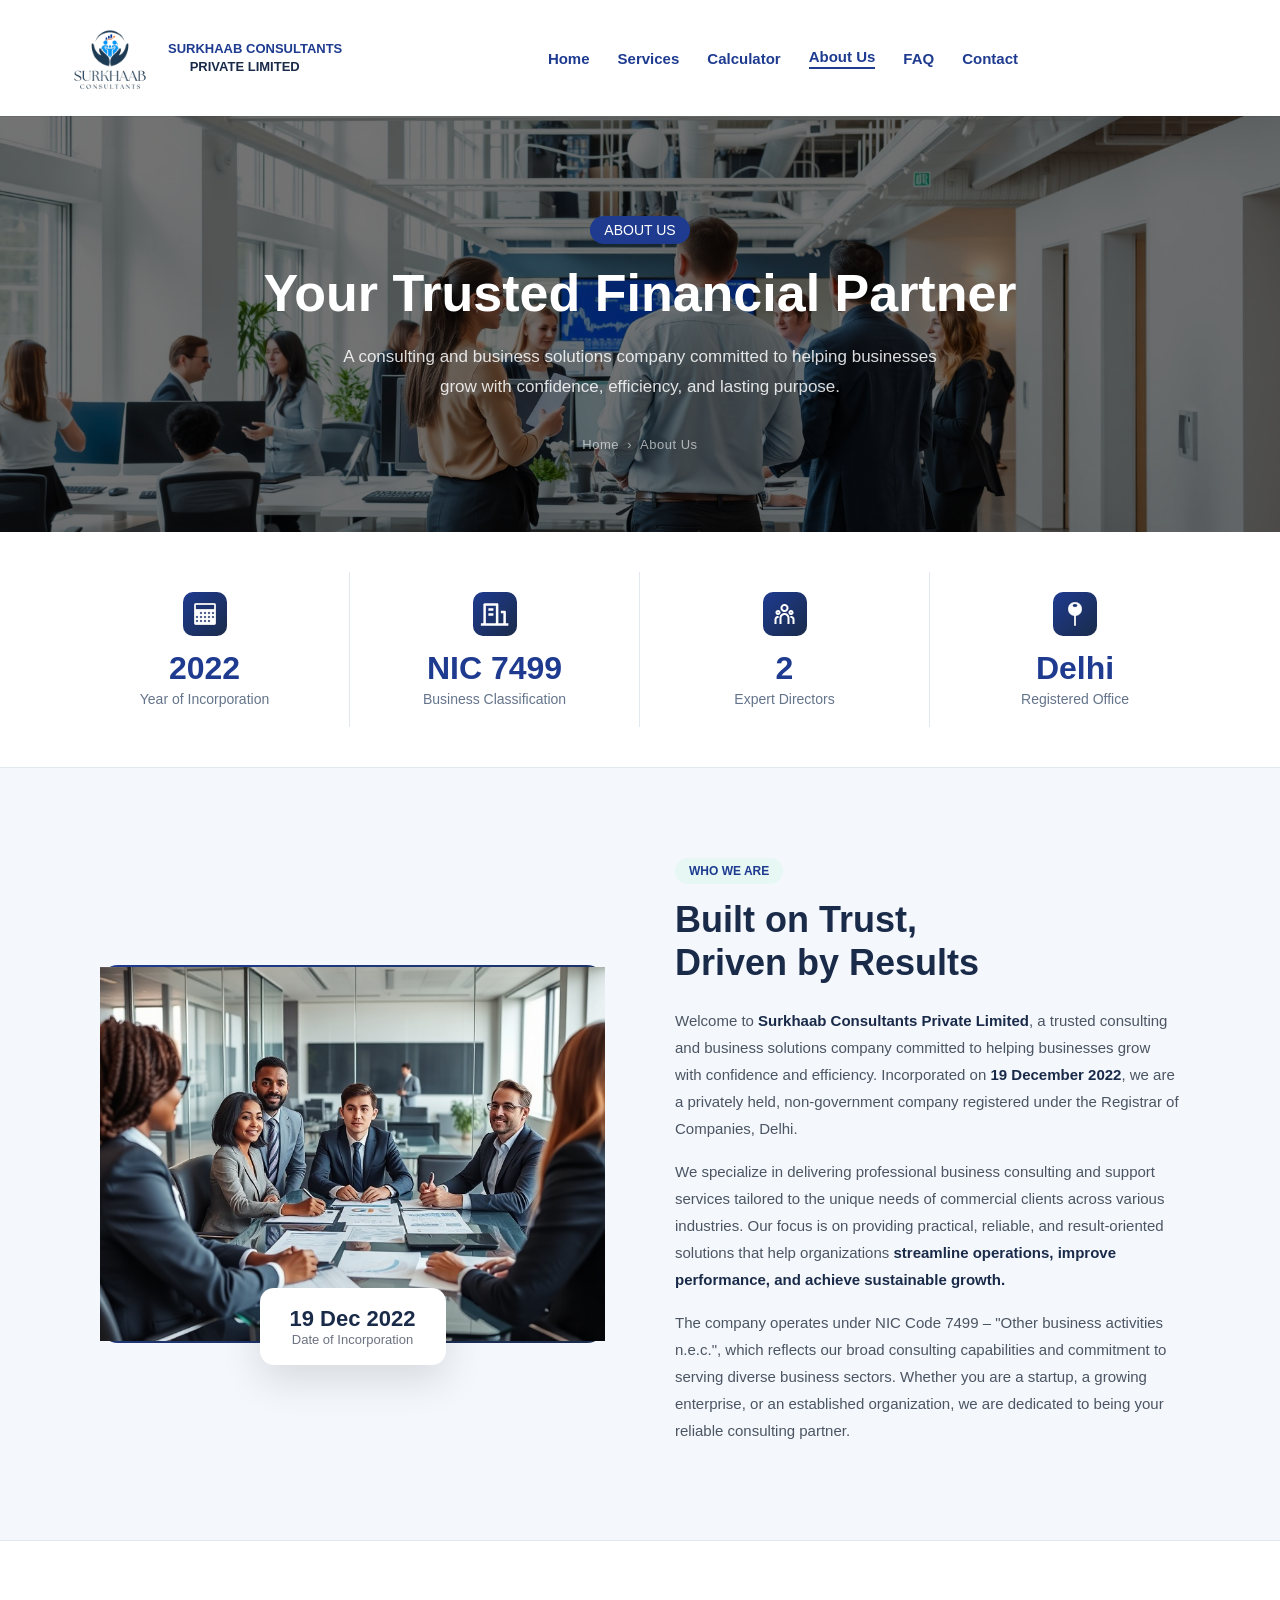
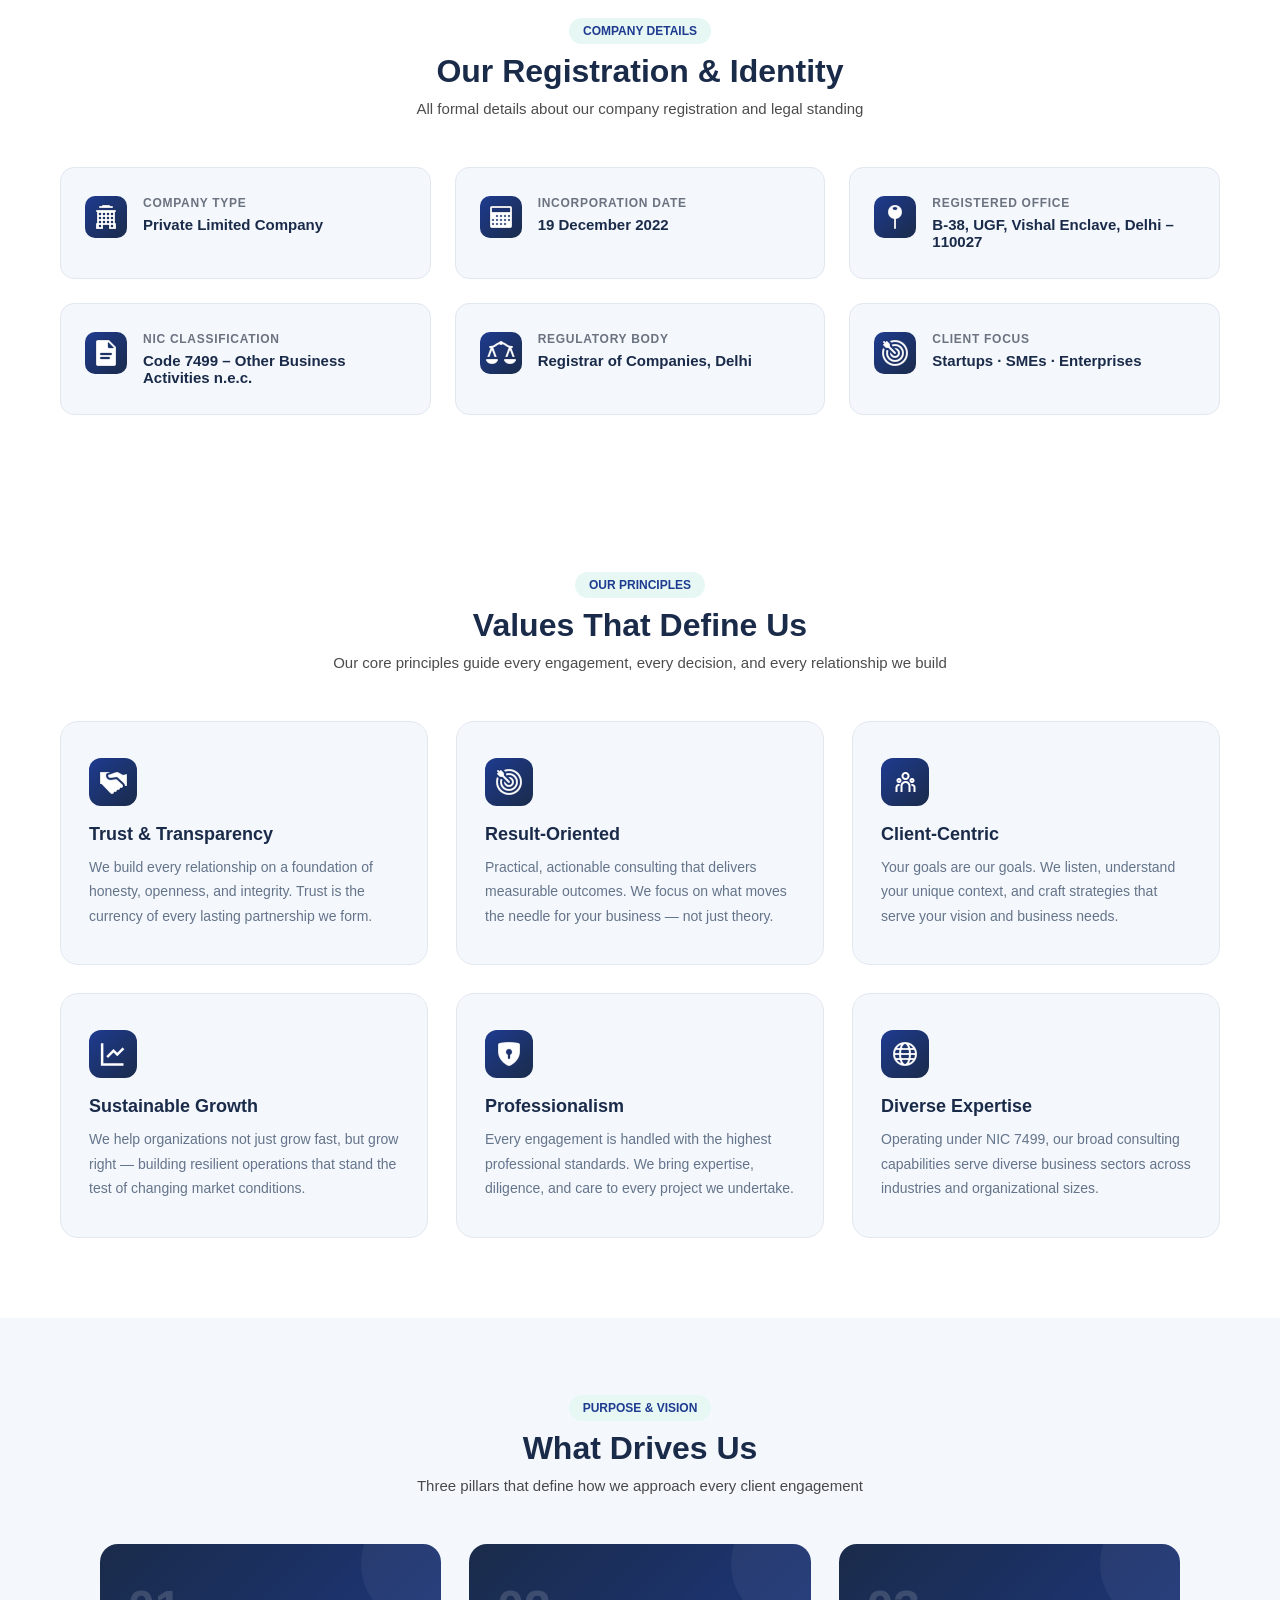
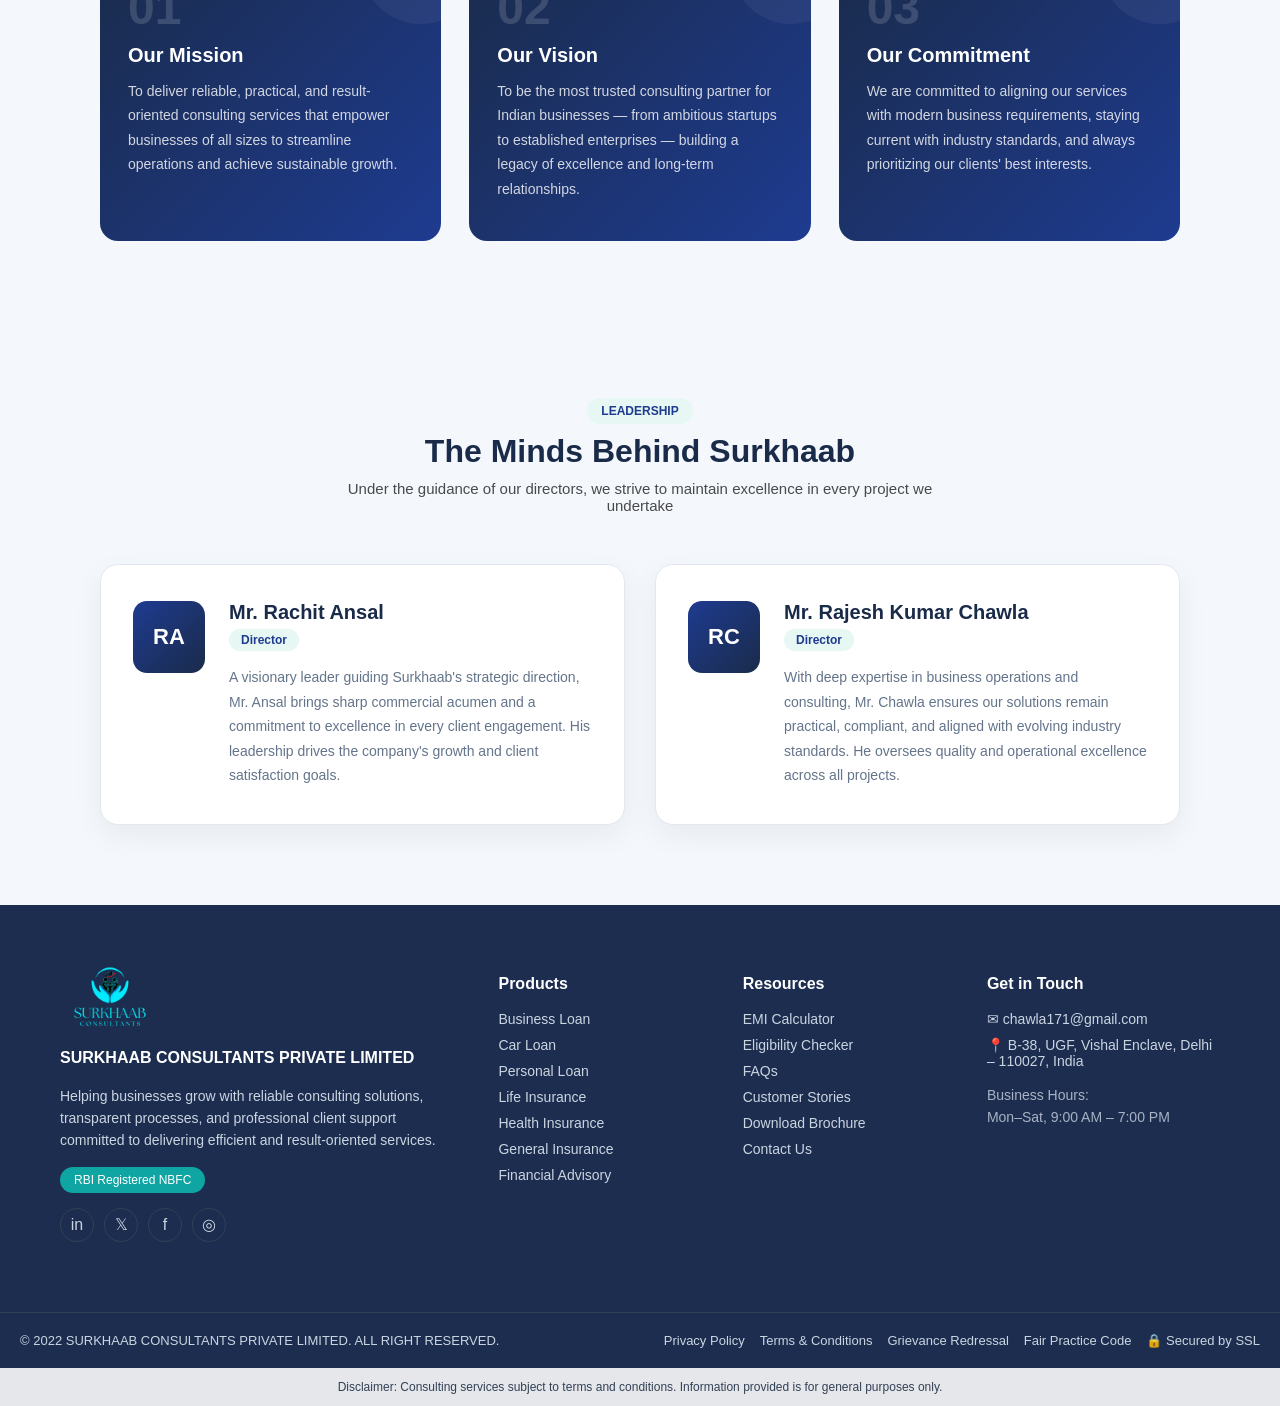
<file: about.html>
<!DOCTYPE html>
<html lang="en">
<head>
  <meta charset="UTF-8" />
  <meta name="viewport" content="width=device-width, initial-scale=1.0" />
  <title>About Us – Surkhaab Consultants Private Limited</title>
    <link rel="icon" type="image/png" href="img_res/icons/Trust.png" />
  <link rel="apple-touch-icon" href="img_res/icons/Trust.png" />
    <link rel="stylesheet" href="about.css">
  <link rel="stylesheet" href="shared.css">
</head>
<body>

<!-- NAVBAR -->
<header class="navbar">
  <div class="logo">
    <img src="img_res/Life_Insurance_Logo-removebg-preview.png" alt="Surkhaab Logo">
    <pre>SURKHAAB CONSULTANTS 
      <span>PRIVATE LIMITED</span></pre>
  </div>
  <nav class="nav-links" id="navLinks">
    <a href="index.html">Home</a>
    <a href="services.html">Services</a>
    <a href="index.html#emi-calculator">Calculator</a>
    <a href="about.html" class="active">About Us</a>
    <a href="index.html#faq">FAQ</a>
    <a href="contact.html">Contact</a>
  </nav>
  <div class="nav-actions"></div>
  <div class="menu-icon" onclick="toggleMenu()">☰</div>
</header>

<!-- HERO -->
<section class="about-hero">
  <span class="badge">ABOUT US</span>
  <h1>Your Trusted Financial Partner</h1>
  <p>A consulting and business solutions company committed to helping businesses grow with confidence, efficiency, and lasting purpose.</p>
  <div class="breadcrumb">
    <a href="index.html">Home</a><span>›</span>About Us
  </div>
</section>

<!-- STATS STRIP -->
<div class="stats-strip reveal">
  <div class="strip-stat">
    <div class="stat-icon"><img src="img_res/icons/Calendar.png" alt="Calendar icon"></div>
    <h2>2022</h2>
    <p>Year of Incorporation</p>
  </div>
  <div class="strip-stat">
    <div class="stat-icon"><img src="img_res/icons/bulding.png" alt="Building icon"></div>
    <h2>NIC 7499</h2>
    <p>Business Classification</p>
  </div>
  <div class="strip-stat">
    <div class="stat-icon"><img src="img_res/icons/peoples.png" alt="People icon"></div>
    <h2>2</h2>
    <p>Expert Directors</p>
  </div>
  <div class="strip-stat">
    <div class="stat-icon"><img src="img_res/icons/Map Pin.png" alt="Map pin icon"></div>
    <h2>Delhi</h2>
    <p>Registered Office</p>
  </div>
</div>

<!-- STORY SECTION -->
<div class="story-section reveal">
  <div class="story-image">
    <div class="story-image-placeholder"><img class="about-img" src="img_res/about.jpg" alt="Surkhaab Consultants office"></div>
    <div class="founded-badge">
      <h3>19 Dec 2022</h3>
      <p>Date of Incorporation</p>
    </div>
  </div>
  <div class="story-content">
    <span class="section-badge">WHO WE ARE</span>
    <h2>Built on Trust,<br>Driven by Results</h2>
    <p>Welcome to <strong>Surkhaab Consultants Private Limited</strong>, a trusted consulting and business solutions company committed to helping businesses grow with confidence and efficiency. Incorporated on <strong>19 December 2022</strong>, we are a privately held, non-government company registered under the Registrar of Companies, Delhi.</p>
    <p>We specialize in delivering professional business consulting and support services tailored to the unique needs of commercial clients across various industries. Our focus is on providing practical, reliable, and result-oriented solutions that help organizations <strong>streamline operations, improve performance, and achieve sustainable growth.</strong></p>
    <p>The company operates under NIC Code 7499 – "Other business activities n.e.c.", which reflects our broad consulting capabilities and commitment to serving diverse business sectors. Whether you are a startup, a growing enterprise, or an established organization, we are dedicated to being your reliable consulting partner.</p>
  </div>
</div>

<!-- COMPANY INFO CARDS -->
<div class="info-section reveal">
  <div class="info-inner">
    <span class="section-badge">COMPANY DETAILS</span>
    <h2 class="section-title">Our Registration & Identity</h2>
    <p class="section-subtitle">All formal details about our company registration and legal standing</p>
    <div class="info-cards-grid">
      <div class="info-card">
        <div class="info-card-icon"><img src="img_res/icons/Organization.png" alt="Organization icon"></div>
        <div>
          <h4>Company Type</h4>
          <p>Private Limited Company</p>
        </div>
      </div>
      <div class="info-card">
        <div class="info-card-icon"><img src="img_res/icons/Calendar.png" alt="Calendar icon"></div>
        <div>
          <h4>Incorporation Date</h4>
          <p>19 December 2022</p>
        </div>
      </div>
      <div class="info-card">
        <div class="info-card-icon"><img src="img_res/icons/Map Pin.png" alt="Map pin icon"></div>
        <div>
          <h4>Registered Office</h4>
          <p>B-38, UGF, Vishal Enclave, Delhi – 110027</p>
        </div>
      </div>
      <div class="info-card">
        <div class="info-card-icon"><img src="img_res/icons/Document.png" alt="Document icon"></div>
        <div>
          <h4>NIC Classification</h4>
          <p>Code 7499 – Other Business Activities n.e.c.</p>
        </div>
      </div>
      <div class="info-card">
        <div class="info-card-icon"><img src="img_res/icons/Scales.png" alt="Scales icon"></div>
        <div>
          <h4>Regulatory Body</h4>
          <p>Registrar of Companies, Delhi</p>
        </div>
      </div>
      <div class="info-card">
        <div class="info-card-icon"><img src="img_res/icons/Goal.png" alt="Goal icon"></div>
        <div>
          <h4>Client Focus</h4>
          <p>Startups · SMEs · Enterprises</p>
        </div>
      </div>
    </div>
  </div>
</div>

<!-- VALUES SECTION -->
<div class="values-section reveal">
  <span class="section-badge">OUR PRINCIPLES</span>
  <h2 class="section-title">Values That Define Us</h2>
  <p class="section-subtitle">Our core principles guide every engagement, every decision, and every relationship we build</p>
  <div class="values-grid">
    <div class="value-card">
      <div class="value-icon"><img src="img_res/icons/Handshake.png" alt="Handshake icon"></div>
      <h3>Trust & Transparency</h3>
      <p>We build every relationship on a foundation of honesty, openness, and integrity. Trust is the currency of every lasting partnership we form.</p>
    </div>
    <div class="value-card">
      <div class="value-icon"><img src="img_res/icons/Goal.png" alt="Goal icon"></div>
      <h3>Result-Oriented</h3>
      <p>Practical, actionable consulting that delivers measurable outcomes. We focus on what moves the needle for your business — not just theory.</p>
    </div>
    <div class="value-card">
      <div class="value-icon"><img src="img_res/icons/peoples.png" alt="People icon"></div>
      <h3>Client-Centric</h3>
      <p>Your goals are our goals. We listen, understand your unique context, and craft strategies that serve your vision and business needs.</p>
    </div>
    <div class="value-card">
      <div class="value-icon"><img src="img_res/icons/graph.png" alt="Graph icon"></div>
      <h3>Sustainable Growth</h3>
      <p>We help organizations not just grow fast, but grow right — building resilient operations that stand the test of changing market conditions.</p>
    </div>
    <div class="value-card">
      <div class="value-icon"><img src="img_res/icons/Security Lock.png" alt="Security icon"></div>
      <h3>Professionalism</h3>
      <p>Every engagement is handled with the highest professional standards. We bring expertise, diligence, and care to every project we undertake.</p>
    </div>
    <div class="value-card">
      <div class="value-icon"><img src="img_res/icons/Geography.png" alt="Geography icon"></div>
      <h3>Diverse Expertise</h3>
      <p>Operating under NIC 7499, our broad consulting capabilities serve diverse business sectors across industries and organizational sizes.</p>
    </div>
  </div>
</div>

<!-- MISSION / VISION -->
<div class="mission-section reveal">
  <span class="section-badge">PURPOSE & VISION</span>
  <h2 class="section-title">What Drives Us</h2>
  <p class="section-subtitle">Three pillars that define how we approach every client engagement</p>
  <div class="mission-cards">
    <div class="mission-card">
      <div class="num">01</div>
      <h3>Our Mission</h3>
      <p>To deliver reliable, practical, and result-oriented consulting services that empower businesses of all sizes to streamline operations and achieve sustainable growth.</p>
    </div>
    <div class="mission-card">
      <div class="num">02</div>
      <h3>Our Vision</h3>
      <p>To be the most trusted consulting partner for Indian businesses — from ambitious startups to established enterprises — building a legacy of excellence and long-term relationships.</p>
    </div>
    <div class="mission-card">
      <div class="num">03</div>
      <h3>Our Commitment</h3>
      <p>We are committed to aligning our services with modern business requirements, staying current with industry standards, and always prioritizing our clients' best interests.</p>
    </div>
  </div>
</div>

<!-- DIRECTORS -->
<section class="directors-section reveal">
  <span class="section-badge">LEADERSHIP</span>
  <h2 class="section-title">The Minds Behind Surkhaab</h2>
  <p class="section-subtitle">Under the guidance of our directors, we strive to maintain excellence in every project we undertake</p>
  <div class="directors-grid">
    <div class="director-card">
      <div class="director-avatar">RA</div>
      <div class="director-info">
        <h3>Mr. Rachit Ansal</h3>
        <span class="director-role-badge">Director</span>
        <p>A visionary leader guiding Surkhaab's strategic direction, Mr. Ansal brings sharp commercial acumen and a commitment to excellence in every client engagement. His leadership drives the company's growth and client satisfaction goals.</p>
      </div>
    </div>
    <div class="director-card">
      <div class="director-avatar">RC</div>
      <div class="director-info">
        <h3>Mr. Rajesh Kumar Chawla</h3>
        <span class="director-role-badge">Director</span>
        <p>With deep expertise in business operations and consulting, Mr. Chawla ensures our solutions remain practical, compliant, and aligned with evolving industry standards. He oversees quality and operational excellence across all projects.</p>
      </div>
    </div>
  </div>
</section>



<!-- FOOTER -->
<footer class="footer">
  <div class="footer-top">
    <div class="footer-col">
      <img src="img_res/Life_Insurance_1.png" class="footer-logo" alt="Surkhaab Consultants footer logo">
      <h4>SURKHAAB CONSULTANTS PRIVATE LIMITED</h4>
      <p>Helping businesses grow with reliable consulting solutions, transparent processes, and professional client support committed to delivering efficient and result-oriented services.</p>
      <span class="nbfc-badge">RBI Registered NBFC</span>
      <div class="social-icons">
        <a href="#">in</a><a href="#">𝕏</a><a href="#">f</a><a href="#">◎</a>
      </div>
    </div>
    <div class="footer-col">
      <h4>Products</h4>
      <ul>
        <li><a href="services.html#business">Business Loan</a></li>
        <li><a href="services.html#car">Car Loan</a></li>
        <li><a href="services.html#personal">Personal Loan</a></li>
        <li><a href="services.html#life-insurance">Life Insurance</a></li>
        <li><a href="services.html#health-insurance">Health Insurance</a></li>
        <li><a href="services.html#general-insurance">General Insurance</a></li>
        <li><a href="services.html#advisory">Financial Advisory</a></li>
      </ul>
    </div>
    <div class="footer-col">
      <h4>Resources</h4>
      <ul>
        <li><a href="index.html#emi-calculator">EMI Calculator</a></li>
        <li><a href="#">Eligibility Checker</a></li>
        <li><a href="index.html#faq">FAQs</a></li>
        <li><a href="#">Customer Stories</a></li>
        <li><a href="#">Download Brochure</a></li>
        <li><a href="contact.html">Contact Us</a></li>
      </ul>
    </div>
    <div class="footer-col">
      <h4>Get in Touch</h4>
      <ul class="contact">
        <li><a href="mailto:chawla171@gmail.com">✉ chawla171@gmail.com</a></li>
        <li>📍 B-38, UGF, Vishal Enclave, Delhi – 110027, India</li>
      </ul>
      <p class="hours">Business Hours:<br>Mon–Sat, 9:00 AM – 7:00 PM</p>
    </div>
  </div>
  <div class="footer-bottom">
    <p>© 2022 SURKHAAB CONSULTANTS PRIVATE LIMITED. ALL RIGHT RESERVED.</p>
    <div class="footer-links">
      <a href="privacy-policy.html">Privacy Policy</a>
      <a href="services.html?service=advisory">Terms & Conditions</a>
      <a href="#">Grievance Redressal</a>
      <a href="#">Fair Practice Code</a>
      <span>🔒 Secured by SSL</span>
    </div>
  </div>
  <div class="disclaimer">
    Disclaimer: Consulting services subject to terms and conditions. Information provided is for general purposes only.
  </div>
</footer>

<script src="script.js"></script>
</body>
</html>
</file>
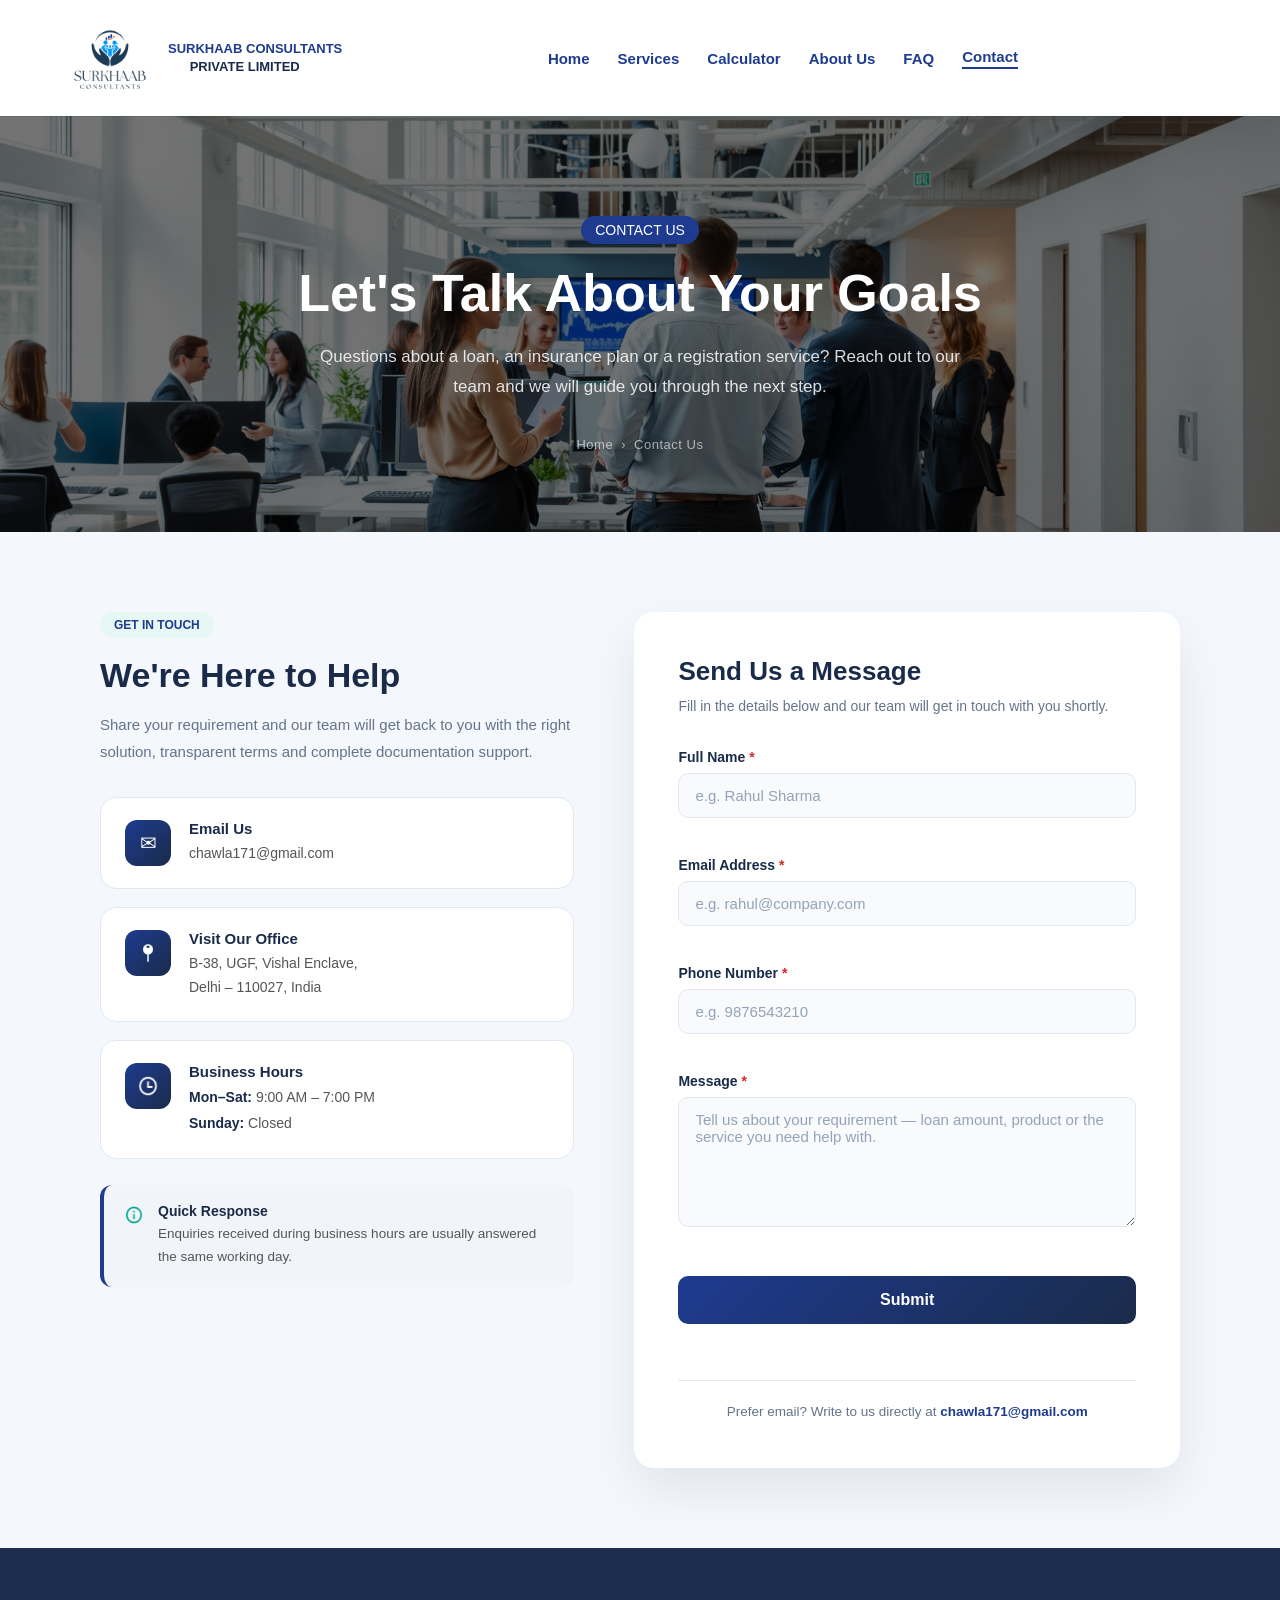
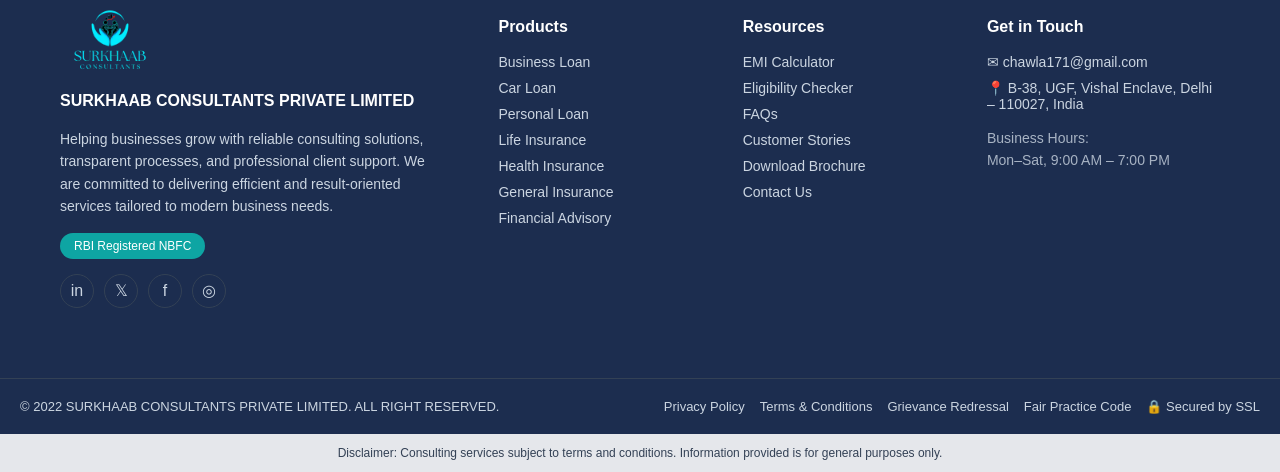
<file: contact.html>
<!DOCTYPE html>
<html lang="en">
<head>
  <meta charset="UTF-8" />
  <meta name="viewport" content="width=device-width, initial-scale=1.0" />
  <title>Contact Us – Surkhaab Consultants Private Limited</title>
  <meta name="description" content="Get in touch with Surkhaab Consultants Private Limited. Email chawla171@gmail.com or visit our office at B-38, UGF, Vishal Enclave, Delhi – 110027. Mon–Sat, 9:00 AM – 7:00 PM." />
  <meta name="keywords" content="contact surkhaab consultants, business loan enquiry Delhi, loan consultant contact, surkhaab consultants address, financial services enquiry" />
  <meta name="author" content="Surkhaab Consultants Private Limited" />
  <meta name="robots" content="index, follow" />

  <!-- Canonical -->
  <link rel="canonical" href="https://www.surkhaabconsultants.com/contact.html" />

  <!-- Open Graph -->
  <meta property="og:title" content="Contact Us – Surkhaab Consultants" />
  <meta property="og:description" content="Talk to our team about business loans, insurance and registration services. Send us a message or visit our Delhi office." />
  <meta property="og:type" content="website" />
  <meta property="og:url" content="https://www.surkhaabconsultants.com/contact.html" />
  <meta property="og:image" content="https://www.surkhaabconsultants.com/img_res/Life_Insurance_1.png" />

  <link rel="icon" type="image/png" href="img_res/icons/Trust.png" />
  <link rel="apple-touch-icon" href="img_res/icons/Trust.png" />
  <link rel="stylesheet" href="contact.css" />
  <link rel="stylesheet" href="shared.css" />
</head>
<body>

<!-- NAVBAR -->
<header class="navbar">
  <div class="logo">
    <img src="img_res/Life_Insurance_Logo-removebg-preview.png" alt="Surkhaab Logo">
    <pre>SURKHAAB CONSULTANTS 
      <span>PRIVATE LIMITED</span></pre>
  </div>
  <nav class="nav-links" id="navLinks">
    <a href="index.html">Home</a>
    <a href="services.html">Services</a>
    <a href="index.html#emi-calculator">Calculator</a>
    <a href="about.html">About Us</a>
    <a href="index.html#faq">FAQ</a>
    <a href="contact.html" class="active">Contact</a>
  </nav>
  <div class="nav-actions"></div>
  <div class="menu-icon" onclick="toggleMenu()">☰</div>
</header>

<!-- HERO -->
<section class="contact-hero">
  <span class="badge">CONTACT US</span>
  <h1>Let's Talk About Your Goals</h1>
  <p>
    Questions about a loan, an insurance plan or a registration service?
    Reach out to our team and we will guide you through the next step.
  </p>
  <div class="breadcrumb">
    <a href="index.html">Home</a><span>›</span>Contact Us
  </div>
</section>

<main>
<section class="contact-section">
  <div class="contact-container">

    <!-- LEFT : GET IN TOUCH -->
    <div class="contact-info">
      <span class="section-badge">GET IN TOUCH</span>
      <h2>We're Here to Help</h2>
      <p class="contact-intro">
        Share your requirement and our team will get back to you with the right
        solution, transparent terms and complete documentation support.
      </p>

      <div class="contact-list">

        <!-- EMAIL -->
        <div class="contact-item">
          <div class="contact-icon">
            <span class="contact-icon-glyph">✉</span>
          </div>
          <div>
            <h4>Email Us</h4>
            <a href="mailto:chawla171@gmail.com">chawla171@gmail.com</a>
          </div>
        </div>

        <!-- ADDRESS -->
        <div class="contact-item">
          <div class="contact-icon">
            <img src="img_res/icons/Map Pin.png" alt="Office location icon">
          </div>
          <div>
            <h4>Visit Our Office</h4>
            <p>B-38, UGF, Vishal Enclave,<br />Delhi – 110027, India</p>
          </div>
        </div>

        <!-- HOURS -->
        <div class="contact-item">
          <div class="contact-icon">
            <img src="img_res/icons/clock.png" alt="Business hours icon">
          </div>
          <div>
            <h4>Business Hours</h4>
            <ul class="hours-list">
              <li><span>Mon–Sat:</span> 9:00 AM – 7:00 PM</li>
              <li><span>Sunday:</span> Closed</li>
            </ul>
          </div>
        </div>

      </div>

      <div class="contact-note">
        <img src="img_res/icons/info_green.png" alt="Info icon">
        <div>
          <strong>Quick Response</strong>
          <p>Enquiries received during business hours are usually answered the same working day.</p>
        </div>
      </div>
    </div>

    <!-- RIGHT : CONTACT FORM -->
    <div class="contact-form-card">
      <h3>Send Us a Message</h3>
      <p class="form-subtitle">
        Fill in the details below and our team will get in touch with you shortly.
      </p>

      <form id="contactForm" novalidate>

        <div class="form-group">
          <label for="name">Full Name <span class="req">*</span></label>
          <input type="text" id="name" name="name" placeholder="e.g. Rahul Sharma" autocomplete="name" required />
          <span class="error-msg" id="nameError" role="alert"></span>
        </div>

        <div class="form-group">
          <label for="email">Email Address <span class="req">*</span></label>
          <input type="email" id="email" name="email" placeholder="e.g. rahul@company.com" autocomplete="email" required />
          <span class="error-msg" id="emailError" role="alert"></span>
        </div>

        <div class="form-group">
          <label for="phone">Phone Number <span class="req">*</span></label>
          <input type="tel" id="phone" name="phone" placeholder="e.g. 9876543210" autocomplete="tel" required />
          <span class="error-msg" id="phoneError" role="alert"></span>
        </div>

        <div class="form-group">
          <label for="message">Message <span class="req">*</span></label>
          <textarea id="message" name="message" placeholder="Tell us about your requirement — loan amount, product or the service you need help with." required></textarea>
          <span class="error-msg" id="messageError" role="alert"></span>
        </div>

        <button type="submit" class="submit-btn" id="submitBtn">Submit</button>

        <p class="form-status" id="formStatus" role="status" aria-live="polite"></p>

      </form>

      <div class="form-fallback" id="mailFallback" hidden>
        <p class="fallback-text">
          <strong>Send it yourself instead</strong>
          Copy your enquiry and email it to
          <a href="mailto:chawla171@gmail.com">chawla171@gmail.com</a>, or open it in
          your email app with everything already filled in.
        </p>
        <div class="fallback-actions">
          <button type="button" class="fallback-btn" id="copyMessageBtn">Copy my enquiry</button>
          <button type="button" class="fallback-btn ghost" id="openMailBtn">Open my email app</button>
        </div>
        <p class="copy-status" id="copyStatus" role="status" aria-live="polite"></p>
      </div>

      <p class="form-alt">
        Prefer email? Write to us directly at
        <a href="mailto:chawla171@gmail.com">chawla171@gmail.com</a>
      </p>
    </div>

  </div>
</section>
</main>

<!-- FOOTER -->
<footer class="footer">
  <div class="footer-top">

    <!-- ABOUT -->
    <div class="footer-col">
      <img src="img_res/Life_Insurance_1.png" class="footer-logo" alt="Surkhaab Consultants footer logo">
      <h4>SURKHAAB CONSULTANTS PRIVATE LIMITED</h4>
      <p>
        Helping businesses grow with reliable consulting solutions, transparent processes, and professional 
        client support. We are committed to delivering efficient and result-oriented services tailored to 
        modern business needs.
      </p>
      <span class="nbfc-badge">RBI Registered NBFC</span>

      <div class="social-icons">
        <a href="#">in</a>
        <a href="#">𝕏</a>
        <a href="#">f</a>
        <a href="#">◎</a>
      </div>
    </div>

    <!-- PRODUCTS -->
    <div class="footer-col">
      <h4>Products</h4>
      <ul>
        <li><a href="services.html#business">Business Loan</a></li>
        <li><a href="services.html#car">Car Loan</a></li>
        <li><a href="services.html#personal">Personal Loan</a></li>
        <li><a href="services.html#life-insurance">Life Insurance</a></li>
        <li><a href="services.html#health-insurance">Health Insurance</a></li>
        <li><a href="services.html#general-insurance">General Insurance</a></li>
        <li><a href="services.html#advisory">Financial Advisory</a></li>
      </ul>
    </div>

    <!-- RESOURCES -->
    <div class="footer-col">
      <h4>Resources</h4>
      <ul>
        <li><a href="index.html#emi-calculator">EMI Calculator</a></li>
        <li><a href="#">Eligibility Checker</a></li>
        <li><a href="index.html#faq">FAQs</a></li>
        <li><a href="#">Customer Stories</a></li>
        <li><a href="#">Download Brochure</a></li>
        <li><a href="contact.html">Contact Us</a></li>
      </ul>
    </div>

    <!-- CONTACT -->
    <div class="footer-col">
      <h4>Get in Touch</h4>
      <ul class="contact">
        <li><a href="mailto:chawla171@gmail.com">✉ chawla171@gmail.com</a></li>
        <li>📍 B-38, UGF, Vishal Enclave, Delhi – 110027, India</li>
      </ul>

      <p class="hours">
        Business Hours:<br>
        Mon–Sat, 9:00 AM – 7:00 PM
      </p>
    </div>

  </div>

  <!-- FOOTER BOTTOM -->
  <div class="footer-bottom">
    <p>© 2022 SURKHAAB CONSULTANTS PRIVATE LIMITED. ALL RIGHT RESERVED.</p>

    <div class="footer-links">
      <a href="privacy-policy.html">Privacy Policy</a>
      <a href="services.html?service=advisory">Terms & Conditions</a>
      <a href="#">Grievance Redressal</a>
      <a href="#">Fair Practice Code</a>
      <span>🔒 Secured by SSL</span>
    </div>
  </div>

  <div class="disclaimer">
    Disclaimer: Consulting services subject to terms and conditions. Information provided is for general purposes only.
  </div>
</footer>

<script src="script.js"></script>
<script src="contact.js"></script>
</body>
</html>
</file>
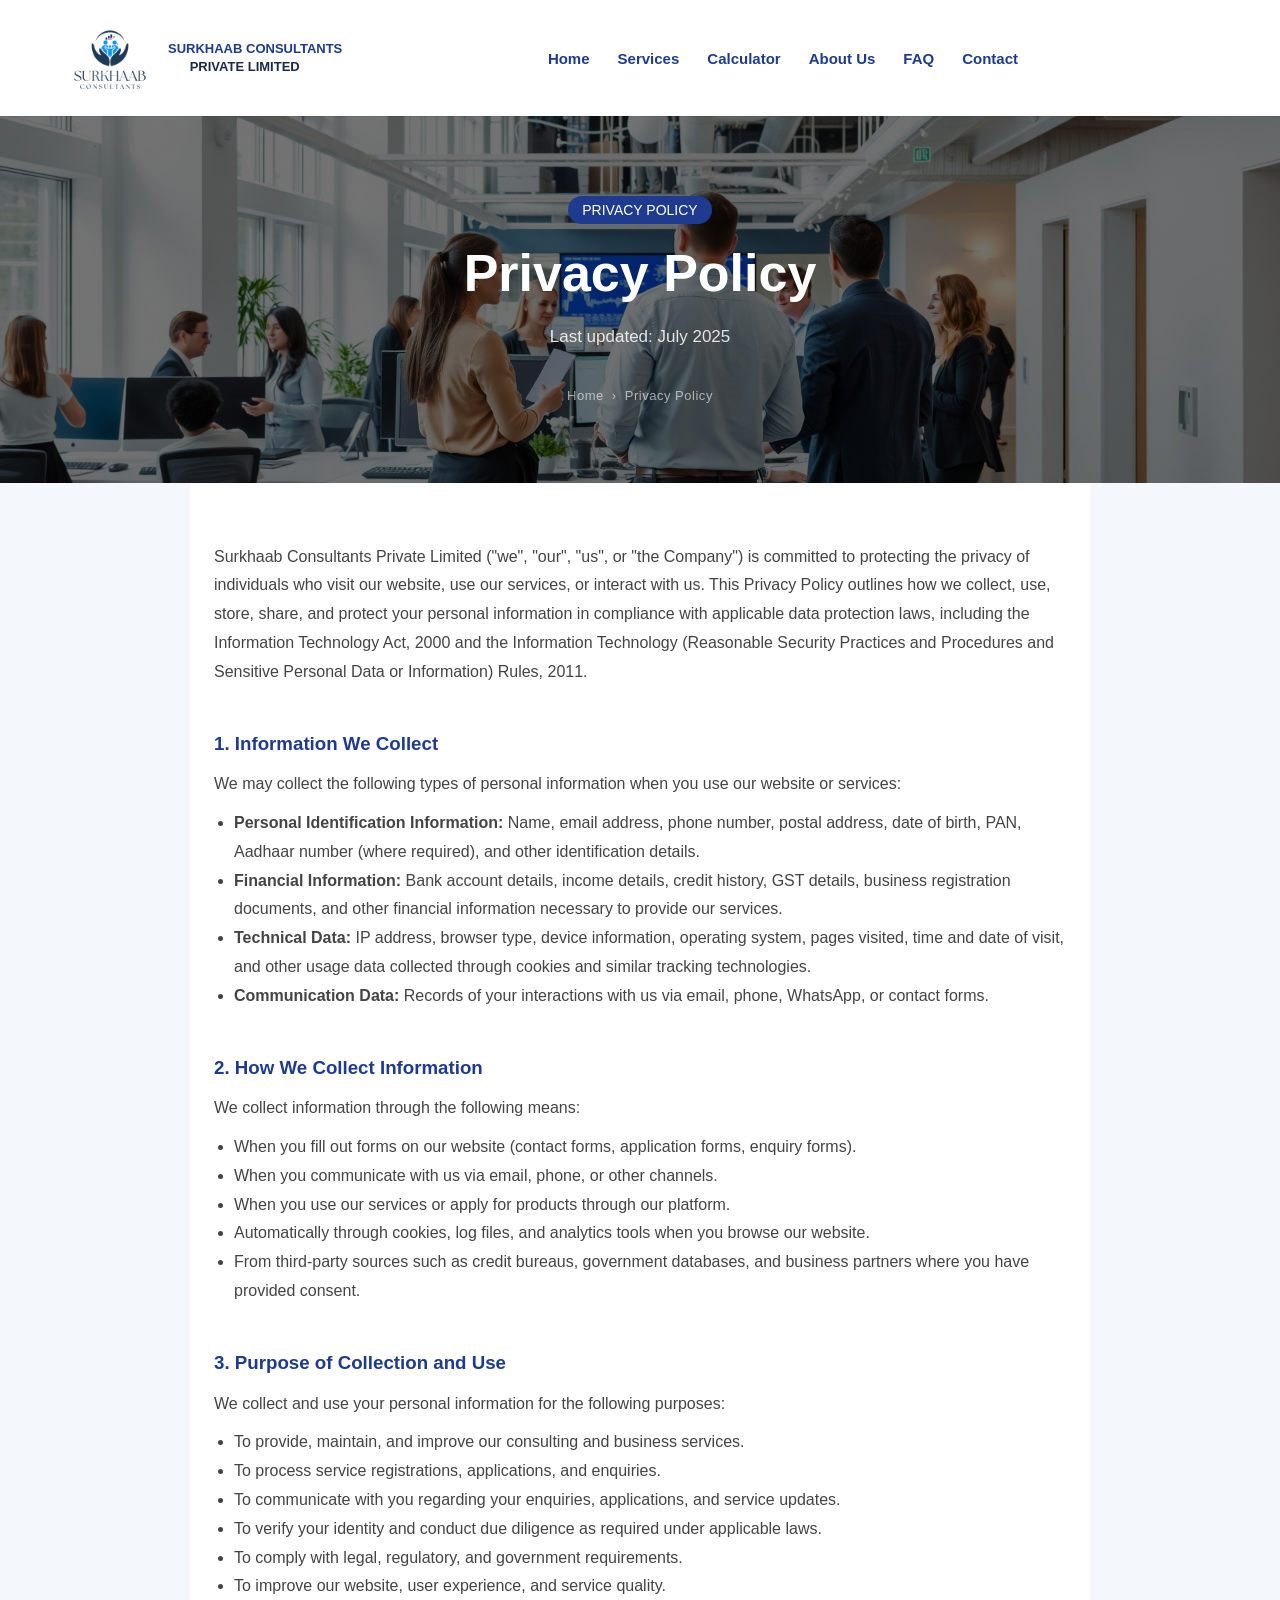
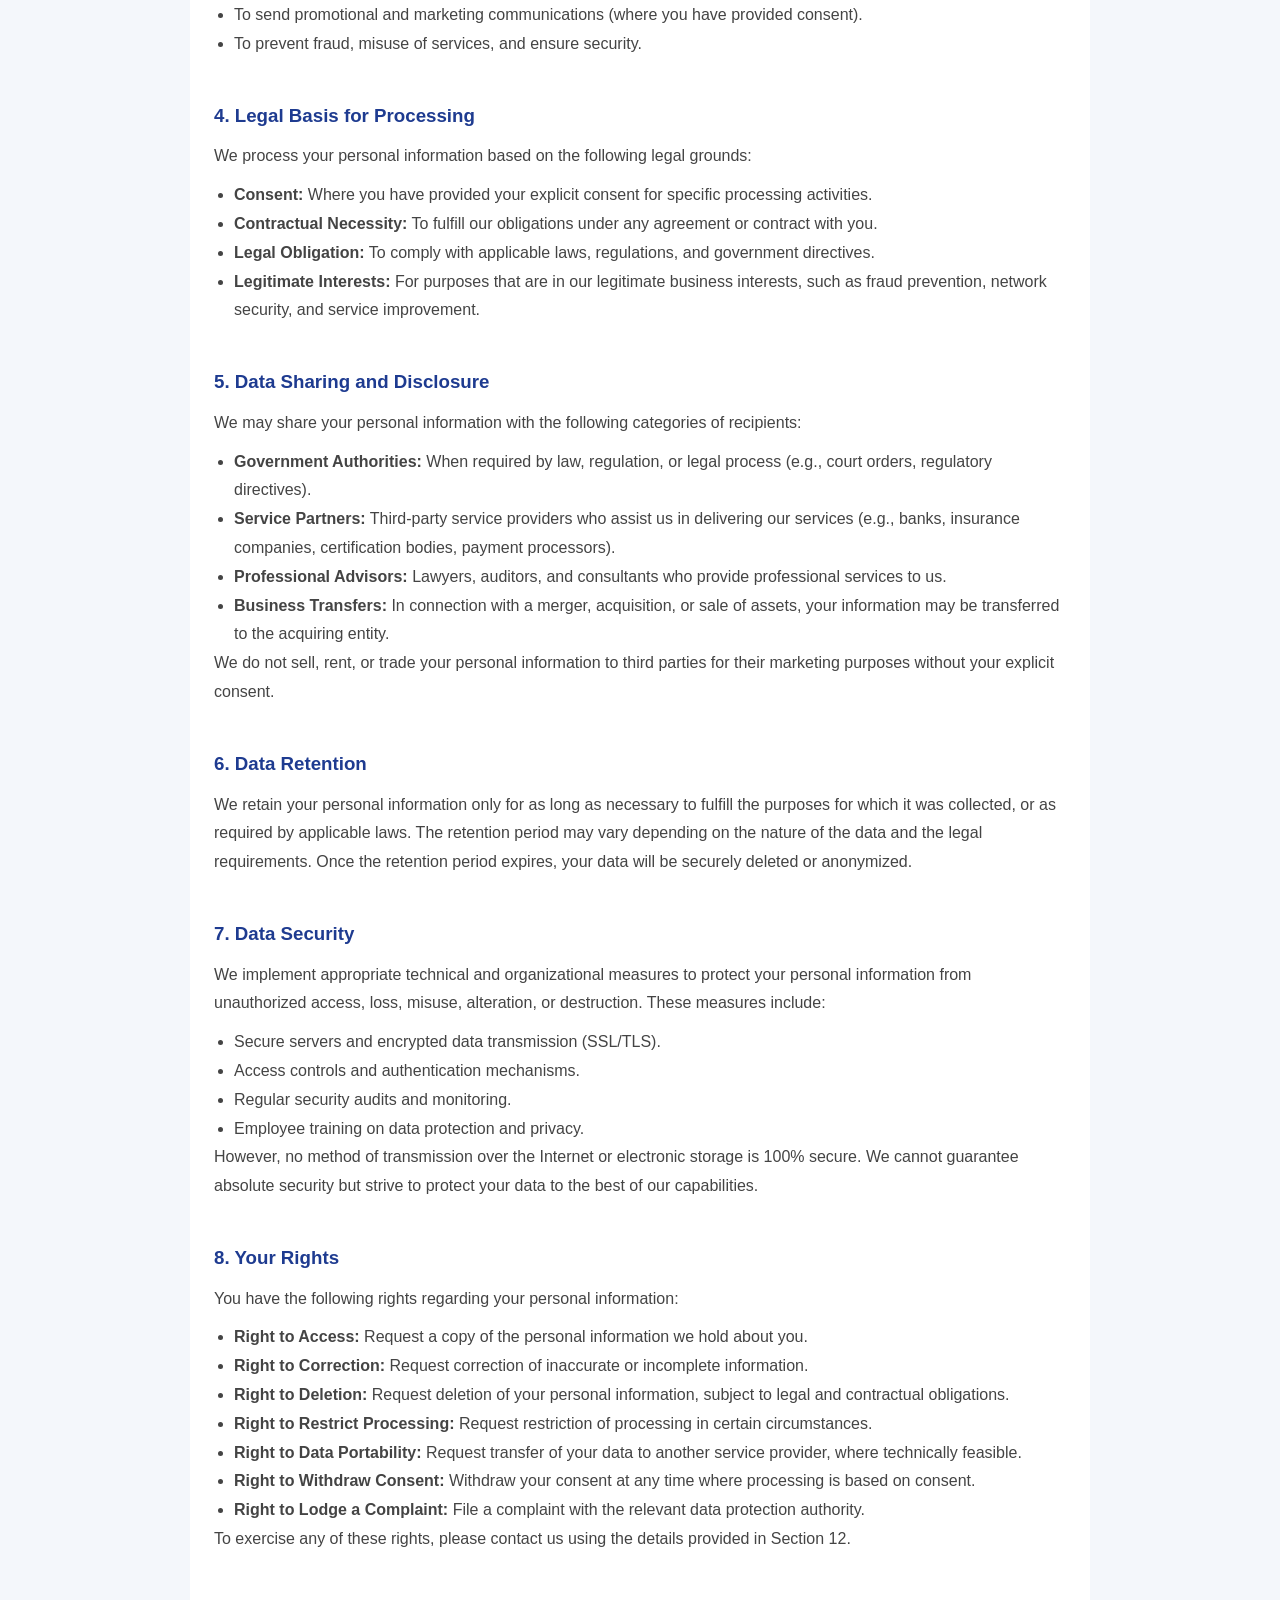
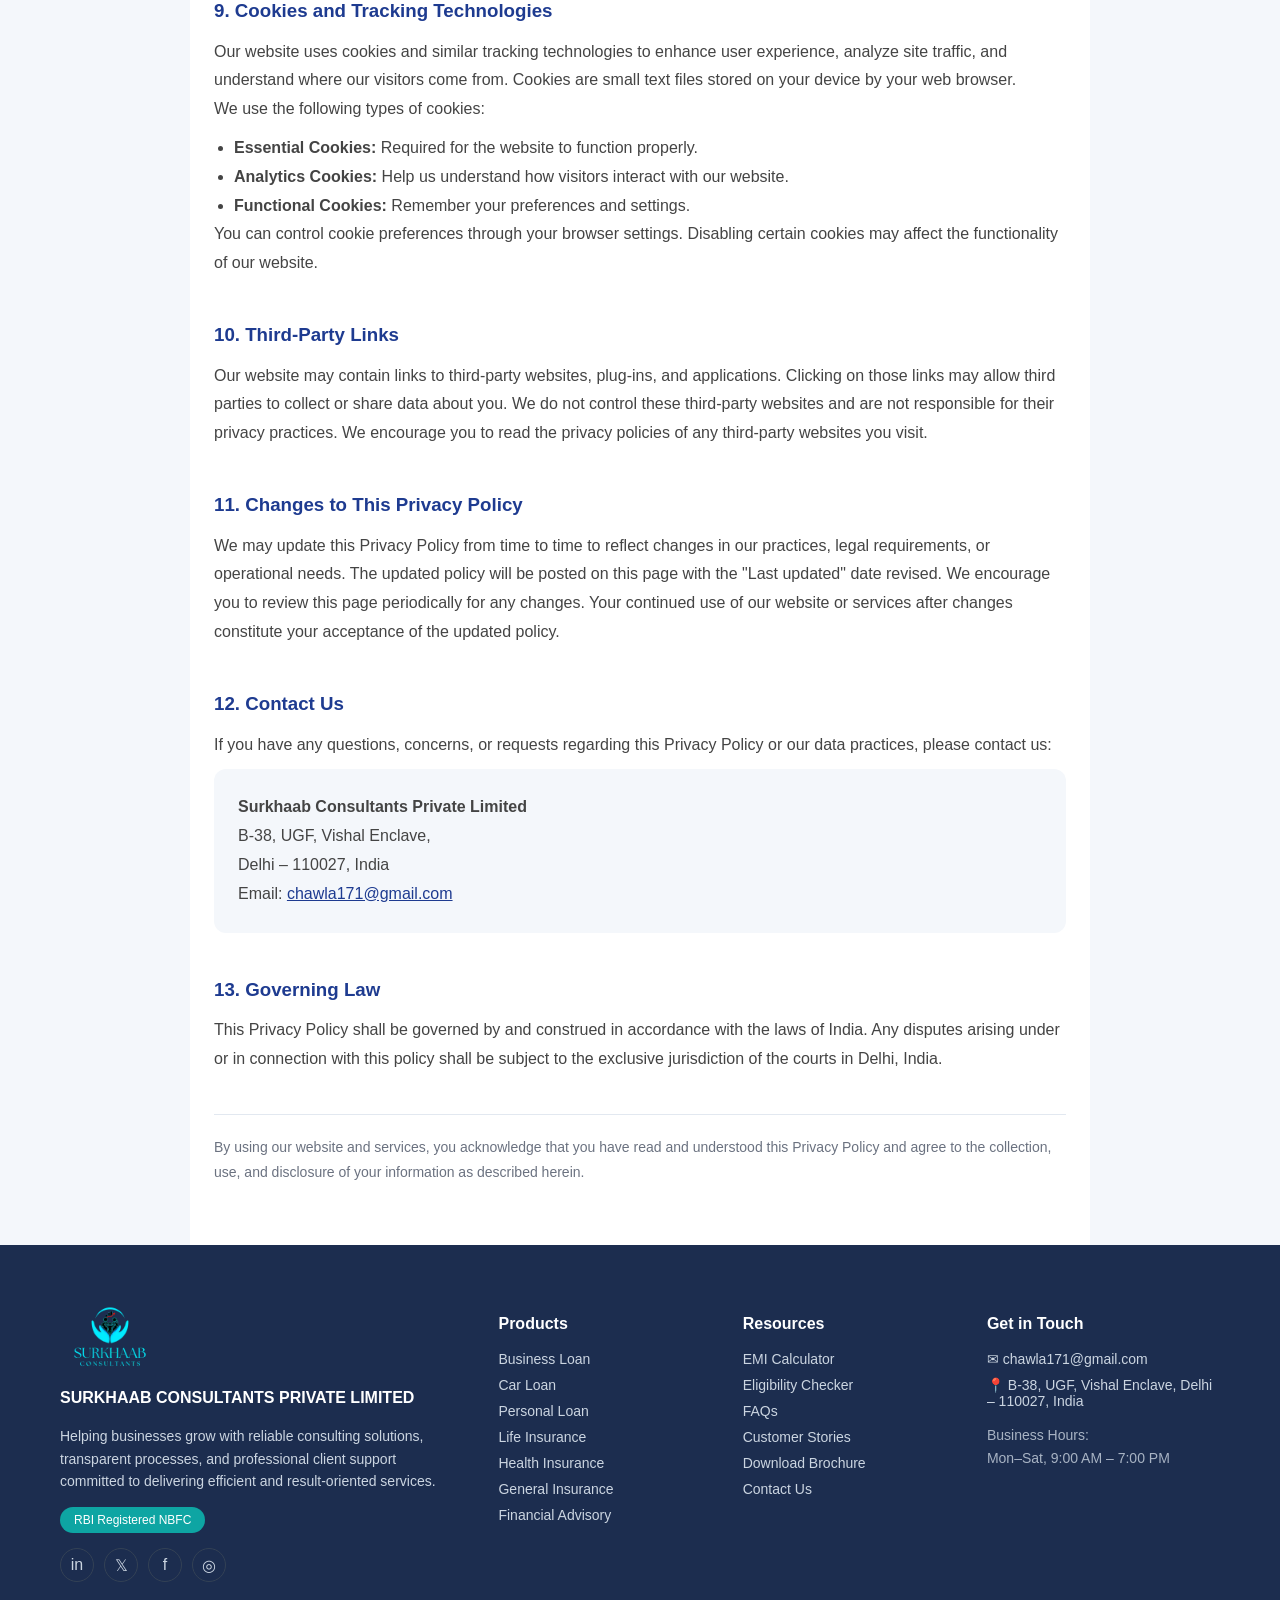
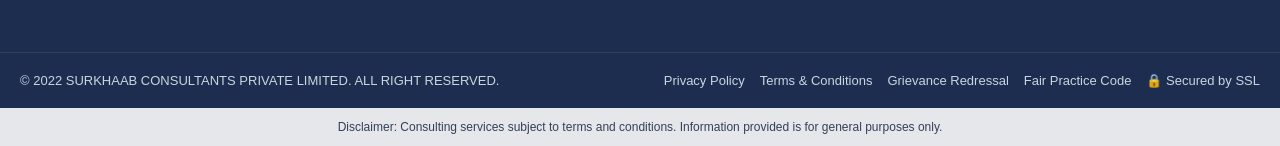
<file: privacy-policy.html>
<!DOCTYPE html>
<html lang="en">
<head>
  <meta charset="UTF-8" />
  <meta name="viewport" content="width=device-width, initial-scale=1.0" />
  <title>Privacy Policy – Surkhaab Consultants Private Limited</title>
  <link rel="icon" type="image/png" href="img_res/icons/Trust.png" />
  <link rel="apple-touch-icon" href="img_res/icons/Trust.png" />
  <link rel="stylesheet" href="about.css">
  <link rel="stylesheet" href="shared.css">
</head>
<body>

<!-- NAVBAR -->
<header class="navbar">
  <div class="logo">
    <img src="img_res/Life_Insurance_Logo-removebg-preview.png" alt="Surkhaab Logo">
    <pre>SURKHAAB CONSULTANTS 
      <span>PRIVATE LIMITED</span></pre>
  </div>
  <nav class="nav-links" id="navLinks">
    <a href="index.html">Home</a>
    <a href="services.html">Services</a>
    <a href="index.html#emi-calculator">Calculator</a>
    <a href="about.html">About Us</a>
    <a href="index.html#faq">FAQ</a>
    <a href="contact.html">Contact</a>
  </nav>
  <div class="nav-actions"></div>
  <div class="menu-icon" onclick="toggleMenu()">☰</div>
</header>

<!-- HERO -->
<section class="about-hero policy-hero">
  <span class="badge">PRIVACY POLICY</span>
  <h1>Privacy Policy</h1>
  <p>Last updated: July 2025</p>
  <div class="breadcrumb">
    <a href="index.html">Home</a><span>›</span>Privacy Policy
  </div>
</section>

<!-- CONTENT -->
<div style="max-width: 900px; margin: 0 auto; padding: 60px 24px; background: #fff;">
  <div style="line-height: 1.8; color: #444;">

    <p>Surkhaab Consultants Private Limited ("we", "our", "us", or "the Company") is committed to protecting the privacy of individuals who visit our website, use our services, or interact with us. This Privacy Policy outlines how we collect, use, store, share, and protect your personal information in compliance with applicable data protection laws, including the Information Technology Act, 2000 and the Information Technology (Reasonable Security Practices and Procedures and Sensitive Personal Data or Information) Rules, 2011.</p>

    <h3 style="color: var(--primary-color); margin-top: 40px; margin-bottom: 10px;">1. Information We Collect</h3>
    <p>We may collect the following types of personal information when you use our website or services:</p>
    <ul style="padding-left: 20px; margin-top: 10px;">
      <li><strong>Personal Identification Information:</strong> Name, email address, phone number, postal address, date of birth, PAN, Aadhaar number (where required), and other identification details.</li>
      <li><strong>Financial Information:</strong> Bank account details, income details, credit history, GST details, business registration documents, and other financial information necessary to provide our services.</li>
      <li><strong>Technical Data:</strong> IP address, browser type, device information, operating system, pages visited, time and date of visit, and other usage data collected through cookies and similar tracking technologies.</li>
      <li><strong>Communication Data:</strong> Records of your interactions with us via email, phone, WhatsApp, or contact forms.</li>
    </ul>

    <h3 style="color: var(--primary-color); margin-top: 40px; margin-bottom: 10px;">2. How We Collect Information</h3>
    <p>We collect information through the following means:</p>
    <ul style="padding-left: 20px; margin-top: 10px;">
      <li>When you fill out forms on our website (contact forms, application forms, enquiry forms).</li>
      <li>When you communicate with us via email, phone, or other channels.</li>
      <li>When you use our services or apply for products through our platform.</li>
      <li>Automatically through cookies, log files, and analytics tools when you browse our website.</li>
      <li>From third-party sources such as credit bureaus, government databases, and business partners where you have provided consent.</li>
    </ul>

    <h3 style="color: var(--primary-color); margin-top: 40px; margin-bottom: 10px;">3. Purpose of Collection and Use</h3>
    <p>We collect and use your personal information for the following purposes:</p>
    <ul style="padding-left: 20px; margin-top: 10px;">
      <li>To provide, maintain, and improve our consulting and business services.</li>
      <li>To process service registrations, applications, and enquiries.</li>
      <li>To communicate with you regarding your enquiries, applications, and service updates.</li>
      <li>To verify your identity and conduct due diligence as required under applicable laws.</li>
      <li>To comply with legal, regulatory, and government requirements.</li>
      <li>To improve our website, user experience, and service quality.</li>
      <li>To send promotional and marketing communications (where you have provided consent).</li>
      <li>To prevent fraud, misuse of services, and ensure security.</li>
    </ul>

    <h3 style="color: var(--primary-color); margin-top: 40px; margin-bottom: 10px;">4. Legal Basis for Processing</h3>
    <p>We process your personal information based on the following legal grounds:</p>
    <ul style="padding-left: 20px; margin-top: 10px;">
      <li><strong>Consent:</strong> Where you have provided your explicit consent for specific processing activities.</li>
      <li><strong>Contractual Necessity:</strong> To fulfill our obligations under any agreement or contract with you.</li>
      <li><strong>Legal Obligation:</strong> To comply with applicable laws, regulations, and government directives.</li>
      <li><strong>Legitimate Interests:</strong> For purposes that are in our legitimate business interests, such as fraud prevention, network security, and service improvement.</li>
    </ul>

    <h3 style="color: var(--primary-color); margin-top: 40px; margin-bottom: 10px;">5. Data Sharing and Disclosure</h3>
    <p>We may share your personal information with the following categories of recipients:</p>
    <ul style="padding-left: 20px; margin-top: 10px;">
      <li><strong>Government Authorities:</strong> When required by law, regulation, or legal process (e.g., court orders, regulatory directives).</li>
      <li><strong>Service Partners:</strong> Third-party service providers who assist us in delivering our services (e.g., banks, insurance companies, certification bodies, payment processors).</li>
      <li><strong>Professional Advisors:</strong> Lawyers, auditors, and consultants who provide professional services to us.</li>
      <li><strong>Business Transfers:</strong> In connection with a merger, acquisition, or sale of assets, your information may be transferred to the acquiring entity.</li>
    </ul>
    <p>We do not sell, rent, or trade your personal information to third parties for their marketing purposes without your explicit consent.</p>

    <h3 style="color: var(--primary-color); margin-top: 40px; margin-bottom: 10px;">6. Data Retention</h3>
    <p>We retain your personal information only for as long as necessary to fulfill the purposes for which it was collected, or as required by applicable laws. The retention period may vary depending on the nature of the data and the legal requirements. Once the retention period expires, your data will be securely deleted or anonymized.</p>

    <h3 style="color: var(--primary-color); margin-top: 40px; margin-bottom: 10px;">7. Data Security</h3>
    <p>We implement appropriate technical and organizational measures to protect your personal information from unauthorized access, loss, misuse, alteration, or destruction. These measures include:</p>
    <ul style="padding-left: 20px; margin-top: 10px;">
      <li>Secure servers and encrypted data transmission (SSL/TLS).</li>
      <li>Access controls and authentication mechanisms.</li>
      <li>Regular security audits and monitoring.</li>
      <li>Employee training on data protection and privacy.</li>
    </ul>
    <p>However, no method of transmission over the Internet or electronic storage is 100% secure. We cannot guarantee absolute security but strive to protect your data to the best of our capabilities.</p>

    <h3 style="color: var(--primary-color); margin-top: 40px; margin-bottom: 10px;">8. Your Rights</h3>
    <p>You have the following rights regarding your personal information:</p>
    <ul style="padding-left: 20px; margin-top: 10px;">
      <li><strong>Right to Access:</strong> Request a copy of the personal information we hold about you.</li>
      <li><strong>Right to Correction:</strong> Request correction of inaccurate or incomplete information.</li>
      <li><strong>Right to Deletion:</strong> Request deletion of your personal information, subject to legal and contractual obligations.</li>
      <li><strong>Right to Restrict Processing:</strong> Request restriction of processing in certain circumstances.</li>
      <li><strong>Right to Data Portability:</strong> Request transfer of your data to another service provider, where technically feasible.</li>
      <li><strong>Right to Withdraw Consent:</strong> Withdraw your consent at any time where processing is based on consent.</li>
      <li><strong>Right to Lodge a Complaint:</strong> File a complaint with the relevant data protection authority.</li>
    </ul>
    <p>To exercise any of these rights, please contact us using the details provided in Section 12.</p>

    <h3 style="color: var(--primary-color); margin-top: 40px; margin-bottom: 10px;">9. Cookies and Tracking Technologies</h3>
    <p>Our website uses cookies and similar tracking technologies to enhance user experience, analyze site traffic, and understand where our visitors come from. Cookies are small text files stored on your device by your web browser.</p>
    <p>We use the following types of cookies:</p>
    <ul style="padding-left: 20px; margin-top: 10px;">
      <li><strong>Essential Cookies:</strong> Required for the website to function properly.</li>
      <li><strong>Analytics Cookies:</strong> Help us understand how visitors interact with our website.</li>
      <li><strong>Functional Cookies:</strong> Remember your preferences and settings.</li>
    </ul>
    <p>You can control cookie preferences through your browser settings. Disabling certain cookies may affect the functionality of our website.</p>

    <h3 style="color: var(--primary-color); margin-top: 40px; margin-bottom: 10px;">10. Third-Party Links</h3>
    <p>Our website may contain links to third-party websites, plug-ins, and applications. Clicking on those links may allow third parties to collect or share data about you. We do not control these third-party websites and are not responsible for their privacy practices. We encourage you to read the privacy policies of any third-party websites you visit.</p>

    <h3 style="color: var(--primary-color); margin-top: 40px; margin-bottom: 10px;">11. Changes to This Privacy Policy</h3>
    <p>We may update this Privacy Policy from time to time to reflect changes in our practices, legal requirements, or operational needs. The updated policy will be posted on this page with the "Last updated" date revised. We encourage you to review this page periodically for any changes. Your continued use of our website or services after changes constitute your acceptance of the updated policy.</p>

    <h3 style="color: var(--primary-color); margin-top: 40px; margin-bottom: 10px;">12. Contact Us</h3>
    <p>If you have any questions, concerns, or requests regarding this Privacy Policy or our data practices, please contact us:</p>
    <div style="background: #f4f7fb; padding: 24px; border-radius: 12px; margin-top: 10px;">
      <p><strong>Surkhaab Consultants Private Limited</strong></p>
      <p>B-38, UGF, Vishal Enclave,</p>
      <p>Delhi – 110027, India</p>
      <p>Email: <a href="mailto:chawla171@gmail.com" style="color: var(--primary-color);">chawla171@gmail.com</a></p>
    </div>

    <h3 style="color: var(--primary-color); margin-top: 40px; margin-bottom: 10px;">13. Governing Law</h3>
    <p>This Privacy Policy shall be governed by and construed in accordance with the laws of India. Any disputes arising under or in connection with this policy shall be subject to the exclusive jurisdiction of the courts in Delhi, India.</p>

    <p style="margin-top: 40px; padding-top: 20px; border-top: 1px solid #e2e8f0; font-size: 14px; color: #6b7280;">By using our website and services, you acknowledge that you have read and understood this Privacy Policy and agree to the collection, use, and disclosure of your information as described herein.</p>

  </div>
</div>

<!-- FOOTER -->
<footer class="footer">
  <div class="footer-top">
    <div class="footer-col">
      <img src="img_res/Life_Insurance_1.png" class="footer-logo" alt="Surkhaab Consultants footer logo">
      <h4>SURKHAAB CONSULTANTS PRIVATE LIMITED</h4>
      <p>Helping businesses grow with reliable consulting solutions, transparent processes, and professional client support committed to delivering efficient and result-oriented services.</p>
      <span class="nbfc-badge">RBI Registered NBFC</span>
      <div class="social-icons">
        <a href="#">in</a><a href="#">𝕏</a><a href="#">f</a><a href="#">◎</a>
      </div>
    </div>
    <div class="footer-col">
      <h4>Products</h4>
      <ul>
        <li><a href="services.html#business">Business Loan</a></li>
        <li><a href="services.html#car">Car Loan</a></li>
        <li><a href="services.html#personal">Personal Loan</a></li>
        <li><a href="services.html#life-insurance">Life Insurance</a></li>
        <li><a href="services.html#health-insurance">Health Insurance</a></li>
        <li><a href="services.html#general-insurance">General Insurance</a></li>
        <li><a href="services.html#advisory">Financial Advisory</a></li>
      </ul>
    </div>
    <div class="footer-col">
      <h4>Resources</h4>
      <ul>
        <li><a href="index.html#emi-calculator">EMI Calculator</a></li>
        <li><a href="#">Eligibility Checker</a></li>
        <li><a href="index.html#faq">FAQs</a></li>
        <li><a href="#">Customer Stories</a></li>
        <li><a href="#">Download Brochure</a></li>
        <li><a href="contact.html">Contact Us</a></li>
      </ul>
    </div>
    <div class="footer-col">
      <h4>Get in Touch</h4>
      <ul class="contact">
        <li><a href="mailto:chawla171@gmail.com">✉ chawla171@gmail.com</a></li>
        <li>📍 B-38, UGF, Vishal Enclave, Delhi – 110027, India</li>
      </ul>
      <p class="hours">Business Hours:<br>Mon–Sat, 9:00 AM – 7:00 PM</p>
    </div>
  </div>
  <div class="footer-bottom">
    <p>© 2022 SURKHAAB CONSULTANTS PRIVATE LIMITED. ALL RIGHT RESERVED.</p>
    <div class="footer-links">
      <a href="privacy-policy.html">Privacy Policy</a>
      <a href="services.html?service=advisory">Terms & Conditions</a>
      <a href="#">Grievance Redressal</a>
      <a href="#">Fair Practice Code</a>
      <span>🔒 Secured by SSL</span>
    </div>
  </div>
  <div class="disclaimer">
    Disclaimer: Consulting services subject to terms and conditions. Information provided is for general purposes only.
  </div>
</footer>

<script src="script.js"></script>
</body>
</html>
</file>
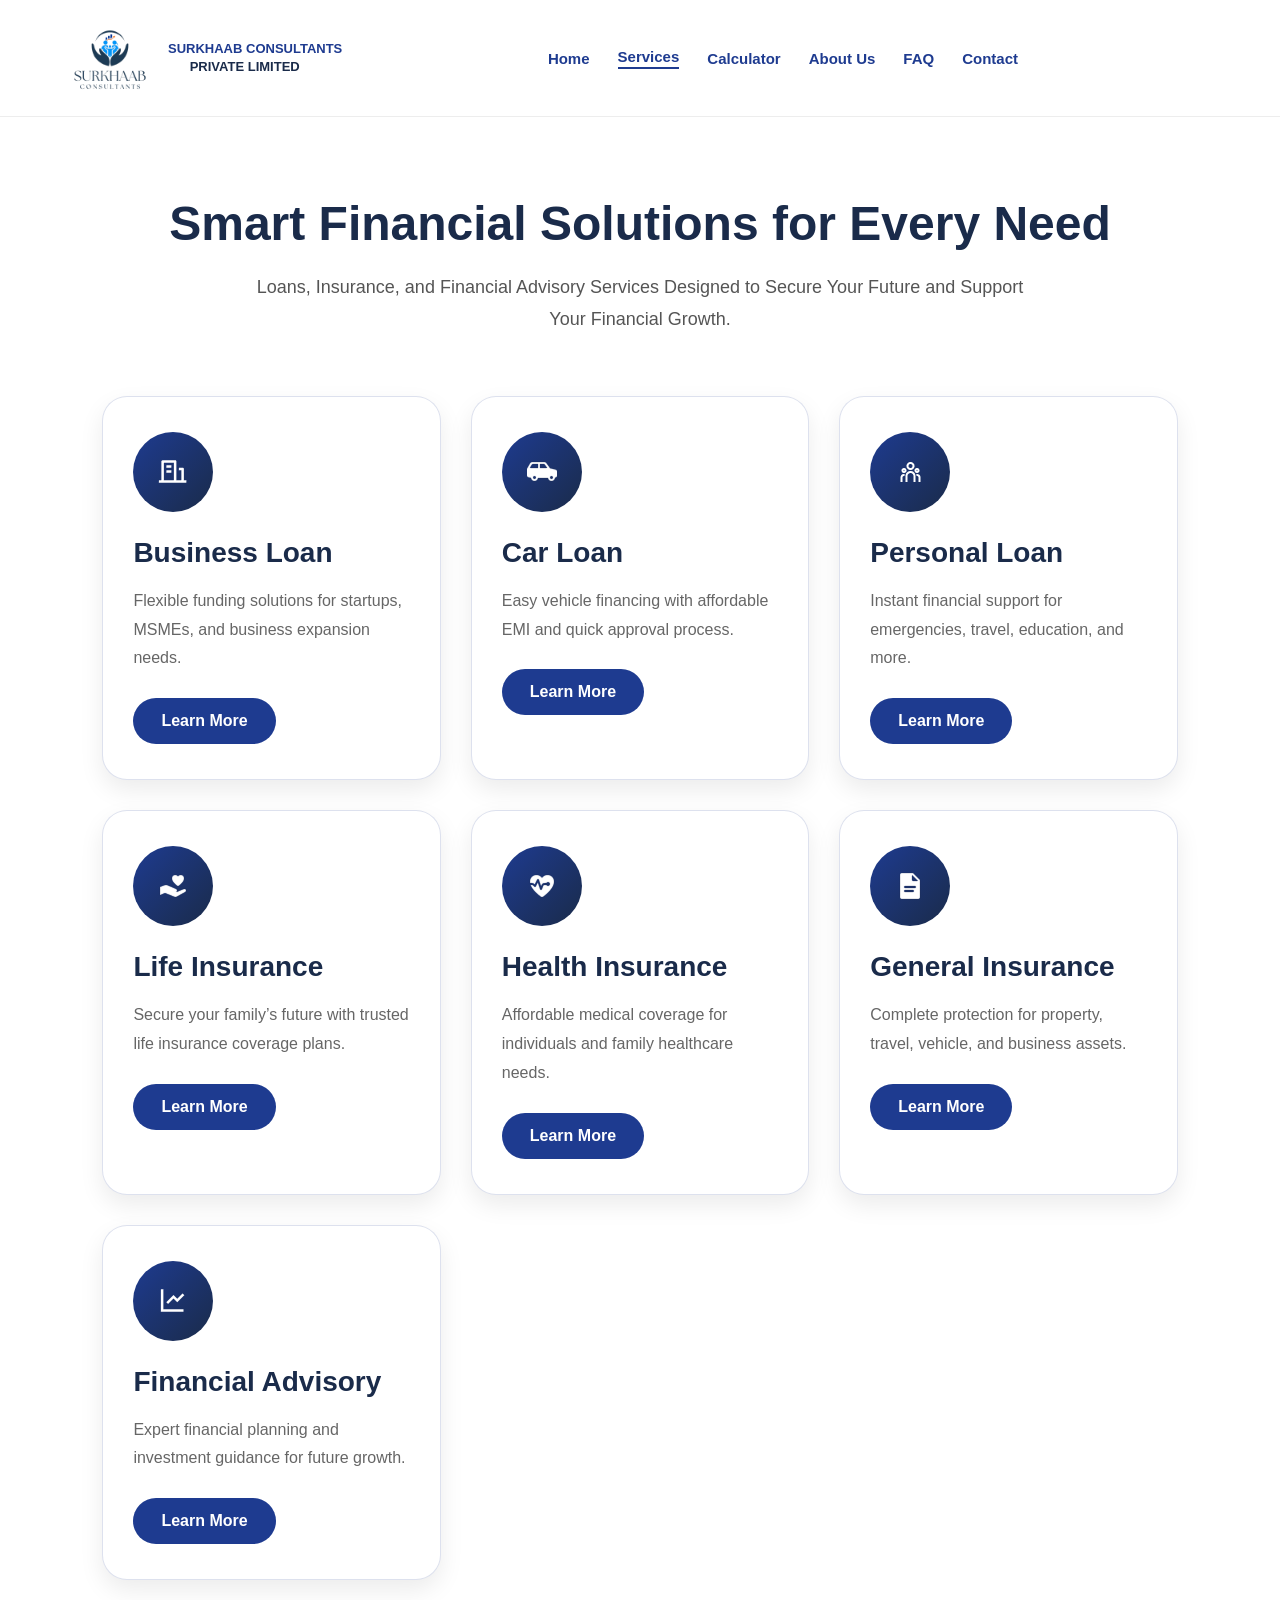
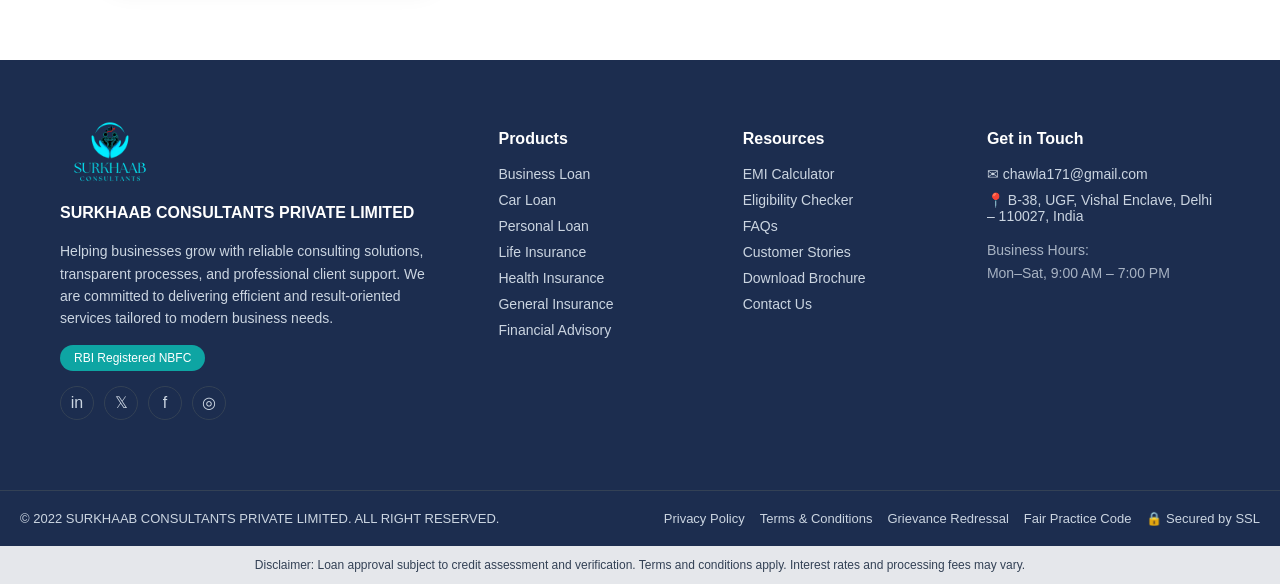
<file: services.html>
<!DOCTYPE html>
<html lang="en">
<head>
  <meta charset="UTF-8" />
  <meta name="viewport" content="width=device-width, initial-scale=1.0"/>
  <title>Financial Services – Surkhaab Consultants Private Limited</title>
  <meta name="description" content="Explore Business Loans, Car Loans, Personal Loans, Life Insurance, Health Insurance, General Insurance & Financial Advisory from Surkhaab Consultants. Apply online today." />
  <meta name="keywords" content="business loan, car loan, personal loan, life insurance, health insurance, general insurance, financial advisory, registration services, NBFC India" />
  <meta name="robots" content="index, follow" />

  <!-- Open Graph -->
  <meta property="og:title" content="Financial Services – Surkhaab Consultants" />
  <meta property="og:description" content="Loans, Insurance & Advisory Services — secure your future with Surkhaab Consultants." />
  <meta property="og:type" content="website" />
  <meta property="og:url" content="https://www.surkhaabconsultants.com/services.html" />
  <meta property="og:image" content="https://www.surkhaabconsultants.com/img_res/Life_Insurance_1.png" />

  <link rel="icon" type="image/png" href="img_res/icons/Trust.png" />
  <link rel="apple-touch-icon" href="img_res/icons/Trust.png" />
  <link rel="stylesheet" href="services.css">
  <link rel="stylesheet" href="shared.css">
</head>
<body>
<!-- NAVBAR -->
<header class="navbar">
  <div class="logo">
    <img src="img_res/Life_Insurance_Logo-removebg-preview.png" alt="Surkhaab Logo">
    <pre>SURKHAAB CONSULTANTS 
      <span>PRIVATE LIMITED</span></pre>
  </div>
  <nav class="nav-links" id="navLinks">
    <a href="index.html">Home</a>
    <a href="services.html" class="active">Services</a>
    <a href="index.html#emi-calculator">Calculator</a>
    <a href="about.html" >About Us</a>
    <a href="index.html#faq">FAQ</a>
    <a href="contact.html">Contact</a>
  </nav>
  <div class="nav-actions"></div>
  <div class="menu-icon" onclick="toggleMenu()">☰</div>
</header>

<main><section class="services-section">

  <div class="section-header">
    <h1>Smart Financial Solutions for Every Need</h1>

    <p>
      Loans, Insurance, and Financial Advisory Services Designed
      to Secure Your Future and Support Your Financial Growth.
    </p>
  </div>

  <div class="services-grid">

    <!-- Business Loan -->
    <div class="service-card" id="business" data-service="business">
      <div class="service-icon"><img src="img_res/icons/bulding.png" alt="Building icon"></div>

      <h3>Business Loan</h3>

      <p>
        Flexible funding solutions for startups,
        MSMEs, and business expansion needs.
      </p>

      <button class="service-btn">
        Learn More
      </button>
    </div>

    <!-- Car Loan -->
    <div class="service-card" id="car" data-service="car">
      <div class="service-icon"><img src="img_res/icons/SUV.png" alt="SUV icon"></div>

      <h3>Car Loan</h3>

      <p>
        Easy vehicle financing with affordable EMI
        and quick approval process.
      </p>

      <button class="service-btn">
        Learn More
      </button>
    </div>

    <!-- Personal Loan -->
    <div class="service-card" id="personal" data-service="personal">
      <div class="service-icon"><img src="img_res/icons/peoples.png" alt="People icon"></div>

      <h3>Personal Loan</h3>

      <p>
        Instant financial support for emergencies,
        travel, education, and more.
      </p>

      <button class="service-btn">
        Learn More
      </button>
    </div>

    <!-- Life Insurance -->
    <div class="service-card" id="life-insurance" data-service="life">
      <div class="service-icon"><img src="img_res/icons/Trust.png" alt="Trust icon"></div>

      <h3>Life Insurance</h3>

      <p>
        Secure your family’s future with trusted
        life insurance coverage plans.
      </p>

      <button class="service-btn">
        Learn More
      </button>
    </div>

    <!-- Health Insurance -->
    <div class="service-card" id="health-insurance" data-service="health">
      <div class="service-icon"><img src="img_res/icons/Heart with Pulse.png" alt="Health icon"></div>

      <h3>Health Insurance</h3>

      <p>
        Affordable medical coverage for individuals
        and family healthcare needs.
      </p>

      <button class="service-btn">
        Learn More
      </button>
    </div>

    <!-- General Insurance -->
    <div class="service-card" id="general-insurance" data-service="general">
      <div class="service-icon"><img src="img_res/icons/Document.png" alt="Document icon"></div>

      <h3>General Insurance</h3>

      <p>
        Complete protection for property,
        travel, vehicle, and business assets.
      </p>

      <button class="service-btn">
        Learn More
      </button>
    </div>

    <!-- Financial Advisory -->
    <div class="service-card" id="advisory" data-service="advisory">
      <div class="service-icon"><img src="img_res/icons/graph.png" alt="Graph icon"></div>

      <h3>Financial Advisory</h3>

      <p>
        Expert financial planning and investment
        guidance for future growth.
      </p>

      <button class="service-btn">
        Learn More
      </button>
    </div>

  </div>

</section></main>


<!-- FOOTER -->
<footer class="footer">
  <div class="footer-top">

    <!-- ABOUT -->
    <div class="footer-col">
      <img src="img_res/Life_Insurance_1.png" class="footer-logo" alt="Surkhaab Logo">
      <h4>SURKHAAB CONSULTANTS PRIVATE LIMITED</h4>
      <p>
        Helping businesses grow with reliable consulting solutions, transparent processes, and professional 
        client support. We are committed to delivering efficient and result-oriented services tailored to 
        modern business needs.
      </p>
      <span class="nbfc-badge">RBI Registered NBFC</span>

      <div class="social-icons">
        <a href="#">in</a>
        <a href="#">𝕏</a>
        <a href="#">f</a>
        <a href="#">◎</a>
      </div>
    </div>

    <!-- PRODUCTS -->
    <div class="footer-col">
      <h4>Products</h4>
      <ul>
        <li><a href="services.html#business">Business Loan</a></li>
        <li><a href="services.html#car">Car Loan</a></li>
        <li><a href="services.html#personal">Personal Loan</a></li>
        <li><a href="services.html#life-insurance">Life Insurance</a></li>
        <li><a href="services.html#health-insurance">Health Insurance</a></li>
        <li><a href="services.html#general-insurance">General Insurance</a></li>
        <li><a href="services.html#advisory">Financial Advisory</a></li>
      </ul>
    </div>

    <!-- RESOURCES -->
    <div class="footer-col">
      <h4>Resources</h4>
      <ul>
        <li><a href="index.html#emi-calculator">EMI Calculator</a></li>
        <li><a href="#">Eligibility Checker</a></li>
        <li><a href="index.html#faq">FAQs</a></li>
        <li><a href="#">Customer Stories</a></li>
        <li><a href="#">Download Brochure</a></li>
        <li><a href="contact.html">Contact Us</a></li>
      </ul>
    </div>

    <!-- CONTACT -->
    <div class="footer-col">
      <h4>Get in Touch</h4>
      <ul class="contact">
        <li><a href="mailto:chawla171@gmail.com">✉ chawla171@gmail.com</a></li>
        <li>📍 B-38, UGF, Vishal Enclave,
 Delhi – 110027, India</li>
      </ul>

      <p class="hours">
        Business Hours:<br>
        Mon–Sat, 9:00 AM – 7:00 PM
      </p>
    </div>

  </div>

  <!-- FOOTER BOTTOM -->
  <div class="footer-bottom">
    <p>© 2022 SURKHAAB CONSULTANTS PRIVATE LIMITED. ALL RIGHT RESERVED.</p>

    <div class="footer-links">
      <a href="privacy-policy.html">Privacy Policy</a>
      <a href="services.html?service=advisory">Terms & Conditions</a>
      <a href="#">Grievance Redressal</a>
      <a href="#">Fair Practice Code</a>
      <span>🔒 Secured by SSL</span>
    </div>
  </div>

  <div class="disclaimer">
    Disclaimer: Loan approval subject to credit assessment and verification.
    Terms and conditions apply. Interest rates and processing fees may vary.
  </div>
</footer>

<div class="modal" id="modal" role="dialog" aria-modal="true" aria-label="Service details">
  <div class="modal-content">
    <button class="close-btn" id="closeBtn">&times;</button>
    <div id="modalData"></div>
  </div>
</div>

<script src="services.js"></script>
<script src="script.js"></script>

</body>
</html>
</file>
<file: about.css>
:root {
      --primary-color: #1e3b90;
      --secondary-color: #1a2b4a;
      --white: #ffffff;
      --black: #000000;
    }
    * { margin: 0; padding: 0; box-sizing: border-box; font-family: "Segoe UI", sans-serif; }
    body { background: #f4f7fb; }

    /* HERO */
    .about-hero {
      background: linear-gradient(rgba(0,0,0,0.55), rgba(0,0,0,0.55)), url("img_res/hero.jpg") center/cover no-repeat;
      background-color: var(--secondary-color);
      padding: 100px 60px 80px;
      color: var(--white);
      text-align: center;
    }
    .badge {
      background: var(--primary-color);
      padding: 6px 14px; border-radius: 20px;
      display: inline-block; margin-bottom: 20px; font-size: 14px;
    }
    .about-hero h1 { font-size: 52px; margin-bottom: 18px; line-height: 1.15; }
    .about-hero p { font-size: 17px; opacity: 0.85; max-width: 620px; margin: 0 auto 36px; line-height: 1.75; }
    @media (max-width: 600px) {
      .about-hero { padding: 60px 20px 50px; }
      .about-hero h1 { font-size: 32px; }
      .about-hero p { font-size: 15px; }
    }
    .breadcrumb { font-size: 13px; opacity: 0.6; letter-spacing: 0.04em; }
    .breadcrumb a { color: var(--white); text-decoration: none; }
    .breadcrumb span { margin: 0 8px; }

    .policy-hero { padding: 80px 60px; }
    /* SHARED */
    .section-badge { background: #e6f7f4; color: var(--primary-color); padding: 6px 14px; border-radius: 20px; font-size: 12px; font-weight: 600; }
    .section-title { margin: 14px 0 10px; font-size: 32px; color: var(--secondary-color); }
    .section-subtitle { font-size: 15px; opacity: 0.7; max-width: 650px; margin: 0 auto 50px; }

    /* STATS STRIP */
    .stats-strip {
      background: var(--white); padding: 40px 60px;
      display: grid; grid-template-columns: repeat(4, 1fr);
      border-bottom: 1px solid #e2e8f0;
    }
    .strip-stat { text-align: center; padding: 20px; border-right: 1px solid #e2e8f0; }
    .strip-stat:last-child { border-right: none; }
    .strip-stat h2 { font-size: 2rem; color: var(--primary-color); font-weight: 700; }
    .strip-stat p { font-size: 14px; color: #64748b; margin-top: 4px; }
    .strip-stat .stat-icon { width: 44px; height: 44px; background: linear-gradient(135deg, var(--primary-color), var(--secondary-color)); border-radius: 10px; display: flex; align-items: center; justify-content: center; margin: 0 auto 14px; font-size: 20px; }
    @media (max-width: 900px) { .stats-strip { grid-template-columns: repeat(2,1fr); padding: 30px 24px; } .strip-stat:nth-child(2){ border-right:none; } .strip-stat:nth-child(3){ border-right: 1px solid #e2e8f0; } }
    @media (max-width: 500px) { .stats-strip { grid-template-columns: 1fr; } .strip-stat { border-right: none; border-bottom: 1px solid #e2e8f0; } }

    /* STORY */
    .story-section { max-width: 1200px; margin: 0 auto; padding: 80px 60px; display: grid; grid-template-columns: 1fr 1fr; gap: 70px; align-items: center; }
    .story-image { position: relative; }
    .story-image-placeholder { width: 100%; aspect-ratio: 4/3; background: linear-gradient(135deg, var(--primary-color), var(--secondary-color)); border-radius: 18px; display: flex; align-items: center; justify-content: center; font-size: 100px; }
    .story-image-placeholder .about-img{width:100%; height: auto;}
    .founded-badge { position: absolute; bottom: -22px; left: 50%; transform: translateX(-50%); background: var(--white); padding: 18px 30px; border-radius: 14px; box-shadow: 0 15px 40px rgba(0,0,0,0.12); text-align: center; white-space: nowrap; }
    .founded-badge h3 { font-size: 22px; font-weight: 700; color: var(--secondary-color); }
    .founded-badge p { font-size: 13px; color: #6b7280; }
    .story-content { padding-top: 10px; }
    .story-content .section-badge { display: inline-block; margin-bottom: 14px; }
    .story-content h2 { font-size: 36px; color: var(--secondary-color); margin-bottom: 22px; line-height: 1.2; }
    .story-content p { font-size: 15px; line-height: 1.8; color: #4b5563; margin-bottom: 16px; }
    .story-content p strong { color: var(--secondary-color); }
    @media (max-width: 900px) { .story-section { grid-template-columns: 1fr; padding: 60px 24px; gap: 50px; } .founded-badge { position: static; transform: none; margin-top: 20px; display: inline-block; } }
    @media (max-width: 600px) { .story-section { padding: 40px 16px; } .story-content h2 { font-size: 26px; } }

    /* VALUES */
    .values-section { background: var(--white); padding: 80px 60px; text-align: center; }
    .values-grid { display: grid; grid-template-columns: repeat(3,1fr); gap: 28px; max-width: 1200px; margin: 0 auto; }
    .value-card { background: #f4f7fb; border-radius: 18px; padding: 36px 28px; text-align: left; position: relative; transition: transform 0.3s, box-shadow 0.3s; border: 1px solid #e2e8f0; }
    .value-card:hover { transform: translateY(-8px); box-shadow: 0 25px 45px rgba(0,0,0,0.1); border-color: var(--primary-color); }
    .value-icon { width: 48px; height: 48px; background: linear-gradient(135deg, var(--primary-color), var(--secondary-color)); border-radius: 12px; display: flex; align-items: center; justify-content: center; margin-bottom: 18px; font-size: 22px; }
    .value-card h3 { font-size: 18px; color: var(--secondary-color); margin-bottom: 10px; }
    .value-card p { font-size: 14px; color: #64748b; line-height: 1.75; }
    @media (max-width: 900px) { .values-section { padding: 60px 24px; } .values-grid { grid-template-columns: 1fr; } }
    @media (max-width: 600px) { .values-section { padding: 40px 16px; } .section-title { font-size: 24px; } }

    /* INFO CARDS */
    .info-section { background: var(--white); padding: 80px 60px; border-top: 1px solid #e2e8f0; }
    .info-inner { max-width: 1200px; margin: auto; text-align: center; }
    .info-cards-grid { display: grid; grid-template-columns: repeat(3,1fr); gap: 24px; margin-top: 10px; }
    .info-card { background: #f4f7fb; border: 1px solid #e2e8f0; border-radius: 14px; padding: 28px 24px; text-align: left; display: flex; align-items: flex-start; gap: 16px; transition: 0.3s; }
    .info-card:hover { border-color: var(--primary-color); box-shadow: 0 10px 30px rgba(30,59,144,0.08); transform: translateY(-4px); }
    .info-card-icon { width: 42px; height: 42px; flex-shrink: 0; background: linear-gradient(135deg, var(--primary-color), var(--secondary-color)); border-radius: 10px; display: flex; align-items: center; justify-content: center; font-size: 18px; }
    .info-card h4 { font-size: 12px; color: #6b7280; text-transform: uppercase; letter-spacing: 0.06em; margin-bottom: 6px; }
    .info-card p { font-size: 15px; font-weight: 600; color: var(--secondary-color); }
    @media (max-width: 900px) { .info-section { padding: 60px 24px; } .info-cards-grid { grid-template-columns: 1fr; } }
    @media (max-width: 600px) { .info-section { padding: 40px 16px; } }

    /* MISSION */
    .mission-section { padding: 80px 60px; max-width: 1200px; margin: 0 auto; text-align: center; }
    .mission-cards { display: grid; grid-template-columns: repeat(3,1fr); gap: 28px; margin-top: 10px; }
    .mission-card { background: linear-gradient(135deg, var(--secondary-color), var(--primary-color)); border-radius: 18px; padding: 40px 28px; color: var(--white); text-align: left; position: relative; overflow: hidden; transition: transform 0.3s; }
    .mission-card:hover { transform: translateY(-6px); }
    .mission-card::before { content: ''; position: absolute; top: -40px; right: -40px; width: 120px; height: 120px; background: rgba(255,255,255,0.05); border-radius: 50%; }
    .mission-card .num { font-size: 48px; font-weight: 800; opacity: 0.15; line-height: 1; margin-bottom: 12px; }
    .mission-card h3 { font-size: 20px; margin-bottom: 12px; }
    .mission-card p { font-size: 14px; opacity: 0.8; line-height: 1.75; }
    @media (max-width: 900px) { .mission-section { padding: 60px 24px; } .mission-cards { grid-template-columns: 1fr; } }
    @media (max-width: 600px) { .mission-section { padding: 40px 16px; } }

    /* DIRECTORS */
    .directors-section { max-width: 1200px; margin: 0 auto; padding: 80px 60px; text-align: center; }
    .directors-grid { display: grid; grid-template-columns: repeat(2,1fr); gap: 30px; margin-top: 10px; }
    .director-card { background: var(--white); border-radius: 18px; padding: 36px 32px; text-align: left; box-shadow: 0 10px 30px rgba(0,0,0,0.06); display: flex; gap: 24px; align-items: flex-start; transition: transform 0.3s, box-shadow 0.3s; border: 1px solid #e2e8f0; }
    .director-card:hover { transform: translateY(-6px); box-shadow: 0 20px 45px rgba(0,0,0,0.1); border-color: var(--primary-color); }
    .director-avatar { width: 72px; height: 72px; flex-shrink: 0; background: linear-gradient(135deg, var(--primary-color), var(--secondary-color)); border-radius: 14px; display: flex; align-items: center; justify-content: center; font-size: 22px; font-weight: 700; color: var(--white); }
    .director-info h3 { font-size: 20px; color: var(--secondary-color); margin-bottom: 5px; }
    .director-role-badge { display: inline-block; background: #e6f7f4; color: var(--primary-color); padding: 4px 12px; border-radius: 20px; font-size: 12px; font-weight: 600; margin-bottom: 14px; }
    .director-info p { font-size: 14px; color: #64748b; line-height: 1.75; }
    @media (max-width: 900px) { .directors-section { padding: 60px 24px; } .directors-grid { grid-template-columns: 1fr; } }
    @media (max-width: 600px) { .directors-section { padding: 40px 16px; } .director-card { flex-direction: column; align-items: center; text-align: center; } }

    /* SCROLL REVEAL */
    .reveal { opacity: 0; transform: translateY(28px); transition: opacity 0.65s ease, transform 0.65s ease; }
    .reveal.visible { opacity: 1; transform: none; }
</file>
<file: shared.css>
/* SHARED STYLES — Navbar & Footer — used across all pages */

/* NAVBAR */
.navbar {
  padding: 8px 60px;
  display: flex; align-items: center; justify-content: space-between;
  position: sticky; top: 0; z-index: 1000;
  backdrop-filter: blur(6px);
  background: rgba(255,255,255,0.95);
  box-shadow: 0 1px 0 rgba(0,0,0,0.07);
}
.logo { color: var(--primary-color); font-size: 18px; font-weight: 700; display: flex; align-items: center; gap: 8px; }
.logo img { width: 100px; }
.logo pre { font-family: "Segoe UI", sans-serif; font-size: 13px; line-height: 1.4; }
.logo span { color: var(--secondary-color); }
.nav-links { display: flex; align-items: center; }
.nav-links a { color: var(--primary-color); margin: 0 14px; text-decoration: none; font-size: 15px; font-weight: 600; transition: color 0.3s; }
.nav-links a:hover { color: var(--secondary-color); }
.nav-links a.active { border-bottom: 2px solid var(--primary-color); padding-bottom: 2px; }
.nav-actions { display: flex; gap: 16px; }
.menu-icon { display: none; font-size: 26px; color: var(--primary-color); cursor: pointer; }
@media (max-width: 900px) {
  .navbar { padding: 8px 24px; }
  .nav-links { position: absolute; top: 70px; left: 0; width: 100%; background: var(--white); flex-direction: column; align-items: center; display: none; padding: 20px 0; box-shadow: 0 8px 20px rgba(0,0,0,0.1); }
  .nav-links a { margin: 12px 0; font-size: 16px; }
  .nav-links.active { display: flex; }
  .nav-actions { display: none; }
  .menu-icon { display: block; }
}

/* FOOTER */
.footer {
  background: #1c2d4f;
  color: #cbd5e1;
}
.footer-top {
  max-width: 1200px;
  margin: auto;
  padding: 70px 20px;
  display: grid;
  grid-template-columns: 2fr 1fr 1fr 1.2fr;
  gap: 50px;
}
.footer-logo {
  width: 100px;
  margin-top: -30px;
}
.footer-col h4 {
  color: #ffffff;
  margin-bottom: 18px;
}
.footer-col p {
  font-size: 14px;
  line-height: 1.6;
}
.footer-col ul {
  list-style: none;
}
.footer-col ul li {
  margin-bottom: 10px;
  font-size: 14px;
}
.footer-col ul li a {
  color: #cbd5e1;
  text-decoration: none;
  transition: color 0.3s;
}
.footer-col ul li a:hover {
  color: #0ea5a3;
}
.nbfc-badge {
  display: inline-block;
  background: #0ea5a3;
  color: #ffffff;
  padding: 6px 14px;
  border-radius: 20px;
  font-size: 12px;
  margin: 15px 0;
}
.social-icons {
  display: flex;
  gap: 10px;
}
.social-icons a {
  width: 34px;
  height: 34px;
  border: 1px solid #334155;
  border-radius: 50%;
  display: flex;
  align-items: center;
  justify-content: center;
  color: #cbd5e1;
  text-decoration: none;
  transition: all 0.3s;
}
.social-icons a:hover {
  background: #0ea5a3;
  border-color: #0ea5a3;
  color: #ffffff;
}
.contact li {
  margin-bottom: 10px;
}
.hours {
  font-size: 13px;
  margin-top: 15px;
  opacity: 0.8;
}
.footer-bottom {
  border-top: 1px solid #334155;
  padding: 20px;
  display: flex;
  justify-content: space-between;
  align-items: center;
  font-size: 13px;
}
.footer-links {
  display: flex;
  gap: 15px;
}
.footer-links a {
  color: #cbd5e1;
  text-decoration: none;
  transition: color 0.3s;
}
.footer-links a:hover {
  color: #0ea5a3;
}
.disclaimer {
  background: #e5e7eb;
  color: #334155;
  font-size: 12px;
  padding: 12px;
  text-align: center;
}
@media (max-width: 900px) {
  .footer-top {
    grid-template-columns: 1fr;
  }
  .footer-bottom {
    flex-direction: column;
    gap: 10px;
    text-align: center;
  }
  .footer-links {
    flex-wrap: wrap;
    justify-content: center;
  }
}
</file>
<file: contact.css>
/* CONTACT PAGE STYLES */

:root {
  --primary-color: #1e3b90;
  --secondary-color: #1a2b4a;
  --white: #ffffff;
  --black: #000000;
}

* {
  margin: 0;
  padding: 0;
  box-sizing: border-box;
  font-family: "Segoe UI", sans-serif;
}

body {
  background: #f4f7fb;
}

/* ---------- HERO ---------- */

.contact-hero {
  background: linear-gradient(rgba(0,0,0,0.55), rgba(0,0,0,0.55)), url("img_res/hero.jpg") center/cover no-repeat;
  background-color: var(--secondary-color);
  padding: 100px 60px 80px;
  color: var(--white);
  text-align: center;
}

.contact-hero .badge {
  background: var(--primary-color);
  padding: 6px 14px;
  border-radius: 20px;
  display: inline-block;
  margin-bottom: 20px;
  font-size: 14px;
}

.contact-hero h1 {
  font-size: 52px;
  margin-bottom: 18px;
  line-height: 1.15;
}

.contact-hero p {
  font-size: 17px;
  opacity: 0.85;
  max-width: 640px;
  margin: 0 auto 36px;
  line-height: 1.75;
}

.breadcrumb {
  font-size: 13px;
  opacity: 0.6;
  letter-spacing: 0.04em;
}

.breadcrumb a {
  color: var(--white);
  text-decoration: none;
}

.breadcrumb span {
  margin: 0 8px;
}

/* ---------- LAYOUT ---------- */

.contact-section {
  max-width: 1200px;
  margin: 0 auto;
  padding: 80px 60px;
}

.contact-container {
  display: grid;
  grid-template-columns: 1fr 1.15fr;
  gap: 60px;
  align-items: start;
}

/* ---------- LEFT : GET IN TOUCH ---------- */

.section-badge {
  background: #e6f7f4;
  color: var(--primary-color);
  padding: 6px 14px;
  border-radius: 20px;
  font-size: 12px;
  font-weight: 600;
  display: inline-block;
}

.contact-info h2 {
  font-size: 34px;
  color: var(--secondary-color);
  margin: 16px 0 14px;
  line-height: 1.25;
}

.contact-intro {
  font-size: 15px;
  color: #64748b;
  line-height: 1.8;
  margin-bottom: 32px;
}

.contact-list {
  display: grid;
  gap: 18px;
}

.contact-item {
  background: var(--white);
  border: 1px solid #e2e8f0;
  border-radius: 16px;
  padding: 22px 24px;
  display: flex;
  align-items: flex-start;
  gap: 18px;
  transition: border-color 0.3s, box-shadow 0.3s, transform 0.3s;
}

.contact-item:hover {
  transform: translateY(-4px);
  border-color: var(--primary-color);
  box-shadow: 0 14px 34px rgba(30,59,144,0.12);
}

.contact-icon {
  width: 46px;
  height: 46px;
  flex-shrink: 0;
  border-radius: 12px;
  background: linear-gradient(135deg, var(--primary-color), var(--secondary-color));
  display: flex;
  align-items: center;
  justify-content: center;
}

.contact-icon img {
  width: 22px;
  height: 22px;
}

.contact-icon-glyph {
  color: var(--white);
  font-size: 20px;
  line-height: 1;
}

.contact-item h4 {
  font-size: 15px;
  color: var(--secondary-color);
  margin-bottom: 5px;
}

.contact-item p,
.contact-item a {
  font-size: 14px;
  color: #555;
  line-height: 1.7;
  text-decoration: none;
  word-break: break-word;
}

.contact-item a:hover {
  color: #0ea5a3;
}

.hours-list {
  list-style: none;
}

.hours-list li {
  font-size: 14px;
  color: #555;
  line-height: 1.8;
}

.hours-list li span {
  color: var(--secondary-color);
  font-weight: 600;
}

.contact-note {
  margin-top: 26px;
  background: #f1f5f9;
  border-left: 4px solid var(--primary-color);
  border-radius: 12px;
  padding: 18px 20px;
  display: flex;
  gap: 14px;
  align-items: flex-start;
}

.contact-note img {
  width: 20px;
  height: 20px;
  margin-top: 2px;
}

.contact-note strong {
  display: block;
  font-size: 14px;
  color: var(--secondary-color);
  margin-bottom: 4px;
}

.contact-note p {
  font-size: 13.5px;
  color: #555;
  line-height: 1.7;
}

/* ---------- RIGHT : CONTACT FORM ---------- */

.contact-form-card {
  background: var(--white);
  border-radius: 20px;
  padding: 44px;
  box-shadow: 0 22px 50px rgba(15,23,42,0.08);
}

.contact-form-card h3 {
  font-size: 26px;
  color: var(--secondary-color);
  margin-bottom: 8px;
}

.form-subtitle {
  font-size: 14px;
  color: #64748b;
  line-height: 1.7;
  margin-bottom: 30px;
}

.form-group {
  margin-bottom: 18px;
}

.form-group label {
  display: block;
  font-size: 14px;
  font-weight: 600;
  color: var(--secondary-color);
  margin-bottom: 8px;
}

.form-group label .req {
  color: #dc2626;
}

.form-group input,
.form-group textarea {
  width: 100%;
  padding: 13px 16px;
  font-size: 15px;
  color: var(--black);
  background: #f8fafc;
  border: 1px solid #e2e8f0;
  border-radius: 10px;
  transition: border-color 0.25s, box-shadow 0.25s, background 0.25s;
}

.form-group input::placeholder,
.form-group textarea::placeholder {
  color: #94a3b8;
}

.form-group input:focus,
.form-group textarea:focus {
  outline: none;
  background: var(--white);
  border-color: var(--primary-color);
  box-shadow: 0 0 0 3px rgba(30,59,144,0.12);
}

.form-group textarea {
  min-height: 130px;
  resize: vertical;
}

.form-group input.input-error,
.form-group textarea.input-error {
  border-color: #dc2626;
  background: #fef2f2;
}

.form-group input.input-error:focus,
.form-group textarea.input-error:focus {
  box-shadow: 0 0 0 3px rgba(220,38,38,0.12);
}

.error-msg {
  display: block;
  min-height: 15px;
  margin-top: 6px;
  font-size: 12.5px;
  color: #dc2626;
}

.submit-btn {
  width: 100%;
  margin-top: 6px;
  padding: 15px 30px;
  border: none;
  border-radius: 10px;
  font-size: 16px;
  font-weight: 600;
  color: var(--white);
  background: linear-gradient(135deg, var(--primary-color), var(--secondary-color));
  cursor: pointer;
  transition: transform 0.25s, box-shadow 0.25s;
}

.submit-btn:hover {
  transform: translateY(-2px);
  box-shadow: 0 14px 30px rgba(30,59,144,0.28);
}

.submit-btn:focus-visible {
  outline: 3px solid rgba(30,59,144,0.35);
  outline-offset: 2px;
}

.submit-btn:disabled {
  opacity: 0.72;
  cursor: progress;
  transform: none;
  box-shadow: none;
}

.form-status {
  min-height: 18px;
  margin-top: 16px;
  font-size: 14px;
  line-height: 1.7;
}

.form-status.success {
  color: #047857;
}

.form-status.pending {
  color: #475569;
}

.form-status.error {
  color: #dc2626;
}

.form-alt {
  margin-top: 22px;
  padding-top: 20px;
  border-top: 1px solid #e2e8f0;
  font-size: 13.5px;
  color: #64748b;
  text-align: center;
  line-height: 1.7;
}

.form-alt a {
  color: var(--primary-color);
  font-weight: 600;
  text-decoration: none;
}

.form-alt a:hover {
  text-decoration: underline;
}

/* ---------- NO-MAIL-APP FALLBACK ---------- */

.form-fallback {
  margin-top: 20px;
  padding: 18px;
  background: #f5f8ff;
  border: 1px dashed #bfd0ec;
  border-radius: 12px;
}

.form-fallback[hidden] {
  display: none;
}

.fallback-text {
  font-size: 13.5px;
  color: #4b5563;
  line-height: 1.7;
  margin-bottom: 14px;
}

.fallback-text strong {
  display: block;
  font-size: 14px;
  color: var(--secondary-color);
  margin-bottom: 4px;
}

.fallback-text a {
  color: var(--primary-color);
  font-weight: 600;
  text-decoration: none;
}

.fallback-text a:hover {
  text-decoration: underline;
}

.fallback-actions {
  display: flex;
  flex-wrap: wrap;
  gap: 10px;
}

.fallback-btn {
  padding: 11px 18px;
  font-family: inherit;
  font-size: 13.5px;
  font-weight: 600;
  color: var(--white);
  background: linear-gradient(135deg, var(--primary-color), var(--secondary-color));
  border: 1px solid transparent;
  border-radius: 9px;
  cursor: pointer;
  transition: transform 0.25s, box-shadow 0.25s, background 0.25s, color 0.25s;
}

.fallback-btn:hover {
  transform: translateY(-2px);
  box-shadow: 0 12px 24px rgba(30,59,144,0.22);
}

.fallback-btn.ghost {
  color: var(--primary-color);
  background: var(--white);
  border-color: #c7d5ef;
}

.fallback-btn.ghost:hover {
  color: var(--white);
  background: var(--primary-color);
  box-shadow: 0 12px 24px rgba(30,59,144,0.18);
}

.fallback-btn:focus-visible {
  outline: 3px solid rgba(30,59,144,0.35);
  outline-offset: 2px;
}

.copy-status {
  min-height: 16px;
  margin-top: 12px;
  font-size: 12.5px;
  line-height: 1.7;
  color: #047857;
}

.copy-status.error {
  color: #dc2626;
}

/* ---------- RESPONSIVE ---------- */

@media (max-width: 900px) {
  .contact-section {
    padding: 60px 24px;
  }
  .contact-container {
    grid-template-columns: 1fr;
    gap: 40px;
  }
  .contact-form-card {
    padding: 32px 26px;
  }
}

@media (max-width: 600px) {
  .contact-hero {
    padding: 60px 20px 50px;
  }
  .contact-hero h1 {
    font-size: 32px;
  }
  .contact-hero p {
    font-size: 15px;
  }
  .contact-section {
    padding: 44px 16px;
  }
  .contact-info h2 {
    font-size: 26px;
  }
  .contact-item {
    padding: 18px;
  }
  .contact-form-card {
    padding: 26px 18px;
  }
  .fallback-btn {
    width: 100%;
  }
}
</file>
<file: services.css>
:root{
  --primary-color: #1e3b90;
  --secondary-color: #1a2b4a;
  --white: #ffffff;
  --black:#000000;
}

*{
  margin:0;
  padding:0;
  box-sizing:border-box;
  font-family: "Segoe UI", sans-serif;
}

body{
  background: var(--white);
  min-height:100vh;
  color:var(--black);
}


/* -----------------services-------------------------------------- */

.services-section{
  padding:80px 8%;
  background: var(--white);
}

.section-header{
  text-align:center;
  margin-bottom:60px;
}

.section-header h1{
  font-size:48px;
  margin-bottom:20px;
  color: var(--secondary-color);
}

.section-header p{
  max-width:800px;
  margin:auto;
  line-height:1.8;
  color:#555;
  font-size:18px;
}

.services-grid{
  display:grid;
  grid-template-columns:repeat(auto-fit,minmax(280px,1fr));
  gap:30px;
}

.service-card{
  position:relative;
  background: var(--white);
  border:1px solid rgba(30,59,144,0.15);
  border-radius:25px;
  padding:35px 30px;
  overflow:hidden;
  transition:0.4s;
  cursor:pointer;
  box-shadow:0 10px 25px rgba(0,0,0,0.08);
}

.service-card::before{
  content:'';
  position:absolute;
  top:0;
  left:-100%;
  width:100%;
  height:100%;
  background:linear-gradient(
    120deg,
    transparent,
    rgba(30,59,144,0.08),
    transparent
  );

  transition:0.6s;
}

.service-card:hover::before{
  left:100%;
}

.service-card:hover{
  transform:translateY(-12px);
  box-shadow:0 20px 40px rgba(30,59,144,0.15);
  border-color:var(--primary-color);
}

.service-icon{
  width:80px;
  height:80px;
  border-radius:50%;
  background: linear-gradient(
    135deg,
    var(--primary-color),
    var(--secondary-color)
  );

  color:var(--white);

  display:flex;
  align-items:center;
  justify-content:center;

  font-size:35px;
  margin-bottom:25px;
  transition:0.4s;
}

.service-card:hover .service-icon{
  transform:scale(1.1) rotate(8deg);
}

.service-card h3{
  font-size:28px;
  margin-bottom:18px;
  color: var(--secondary-color);
}

.service-card p{
  line-height:1.8;
  color:#666;
  margin-bottom:25px;
}

.service-btn{
  background: var(--primary-color);
  color:var(--white);
  border:none;
  padding:14px 28px;
  border-radius:30px;
  font-size:16px;
  font-weight:600;
  cursor:pointer;
  transition:0.3s;
}

.service-btn:hover{
  background: var(--secondary-color);
}

/* Modal */

.modal{
  position:fixed;
  top:0;
  left:0;
  width:100%;
  height:100%;
  background:rgba(0,0,0,0.7);
  display:none;
  justify-content:center;
  align-items:center;
  padding:20px;
  z-index:1001;
}

.modal.active{
  display:flex;
}

.modal-content{
  position:relative;
  background:var(--white);
  color:var(--black);
  width:100%;
  max-width:850px;
  border-radius:25px;
  padding:45px;
  animation:modalFadeSlideUp 0.4s ease;
  max-height:90vh;
  overflow-y:auto;
}

.close-btn{
  position:sticky;
  top:18px;
  float:right;
  z-index:2;
  width:45px;
  height:45px;
  border:none;
  border-radius:50%;
  background:var(--primary-color);
  color:var(--white);
  font-size:24px;
  cursor:pointer;
  transition:0.3s;
  flex-shrink:0;
}

.close-btn:hover{
  background:var(--secondary-color);
  transform:rotate(90deg);
}

#modalData{
  clear:both;
}

.modal-title{
  color:var(--primary-color);
  font-size:38px;
  margin-bottom:20px;
}

.modal-text{
  line-height:1.9;
  color:#444;
  margin-bottom:30px;
}

.modal-section{
  margin-bottom:30px;
}

.modal-section h4{
  font-size:22px;
  margin-bottom:15px;
  color:var(--secondary-color);
}

.modal-section ul{
  padding-left:20px;
}

.modal-section li{
  margin-bottom:12px;
  line-height:1.7;
  color:#555;
}

.apply-btn{
  display:inline-block;
  background:var(--primary-color);
  color:var(--white);
  text-decoration:none;
  padding:16px 35px;
  border-radius:35px;
  font-weight:600;
  transition:0.3s;
}

.apply-btn:hover{
  background:var(--secondary-color);
}

@keyframes modalFadeSlideUp{
  from{
    opacity:0;
    transform:translateY(30px);
  }

  to{
    opacity:1;
    transform:translateY(0);
  }
}

@media(max-width:768px){

  .section-header h1{
    font-size:34px;
  }

  .modal{
    align-items:flex-start;
    padding:80px 16px 20px;
  }

  .modal-content{
    max-height:calc(100vh - 100px);
    padding:40px 20px 25px;
    border-radius:20px;
  }

  .modal-title{
    font-size:30px;
  }

  .services-section {
    padding: 50px 20px;
  }

}

@media(max-width:600px){
  .services-section {
    padding: 40px 16px;
  }
  .section-header h1 {
    font-size: 26px;
  }
  .section-header p {
    font-size: 15px;
  }
  .service-card {
    padding: 24px 20px;
  }
  .service-card h3 {
    font-size: 22px;
  }
  .service-icon {
    width: 60px;
    height: 60px;
    font-size: 28px;
  }
  .modal{
    padding:70px 8px 12px;
  }
  .modal-content {
    max-height:calc(100vh - 82px);
    padding:32px 14px 20px;
    border-radius:16px;
  }
  .modal-title {
    font-size: 24px;
  }
  .close-btn{
    width:38px;
    height:38px;
    font-size:20px;
  }
}

@media(max-width:400px){
  .modal{
    padding:64px 6px 10px;
  }
  .modal-content{
    max-height:calc(100vh - 74px);
    padding:28px 12px 16px;
    border-radius:14px;
  }
  .modal-title{
    font-size:20px;
  }
  .close-btn{
    width:34px;
    height:34px;
    font-size:18px;
    top:14px;
  }
}
</file>
